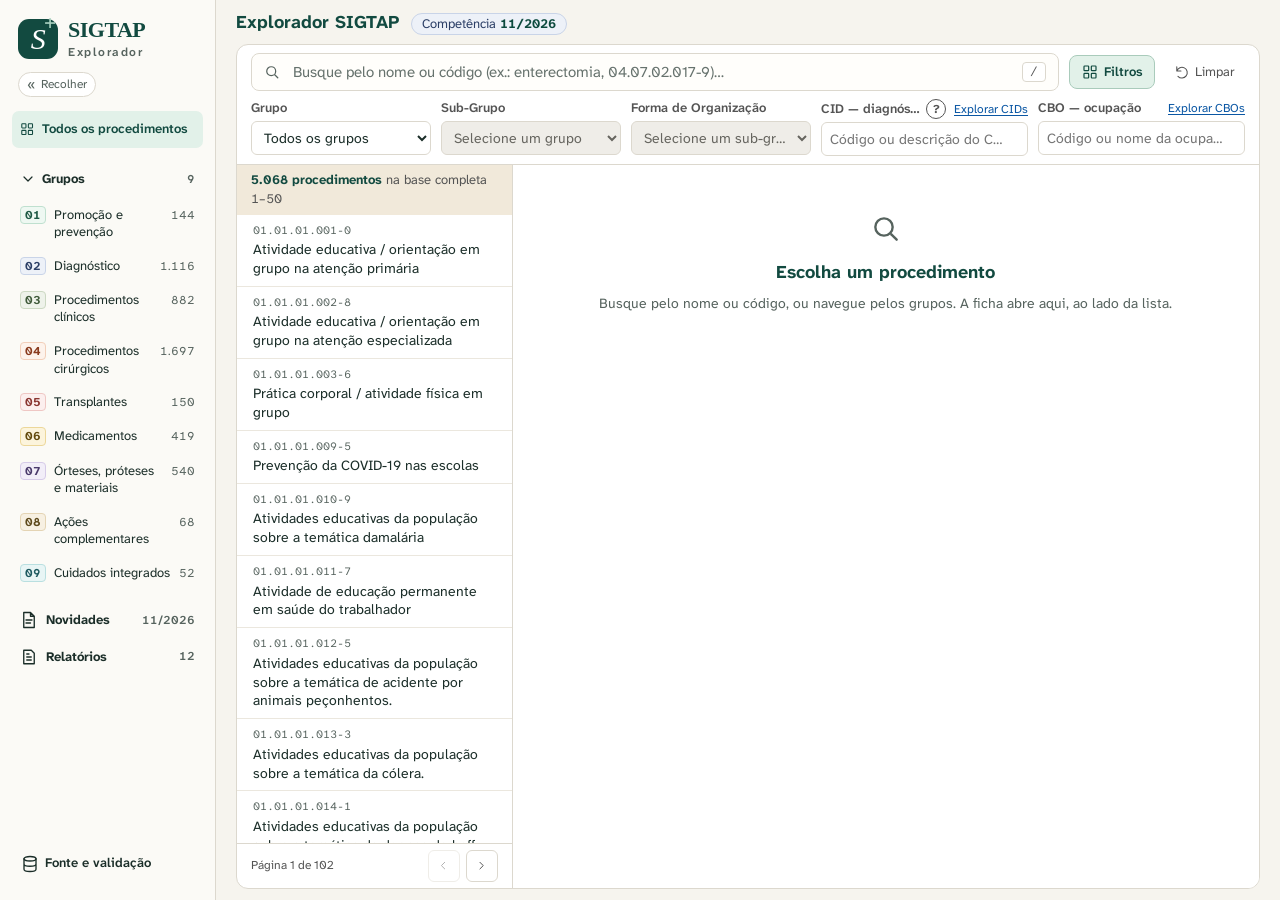
<file: index.html>
<!doctype html>
<html lang="pt-BR">
<head>
  <meta charset="utf-8">
  <meta name="viewport" content="width=device-width, initial-scale=1">
  <meta name="robots" content="noindex,nofollow">
  <meta name="theme-color" content="#124a40">
  <link rel="icon" href="./favicon.svg" type="image/svg+xml">
  <title>SIGTAP Explorador</title>
  <link rel="preconnect" href="https://fonts.googleapis.com">
  <link rel="preconnect" href="https://fonts.gstatic.com" crossorigin>
  <link rel="stylesheet" href="https://fonts.googleapis.com/css2?family=Atkinson+Hyperlegible+Mono:wght@400;500;600;700&family=Atkinson+Hyperlegible+Next:wght@400;500;600;700&display=swap">
  <link rel="stylesheet" href="./style.css">
</head>
<body>
<a class="skip-link" href="#search">Ir para a busca</a>

<div class="app-shell">
  <aside class="sidebar" aria-label="Navegação por grupos">
    <a class="brand" href="./" aria-label="SIGTAP Explorador, início">
      <span class="brand-icon" aria-hidden="true">S<span>+</span></span>
      <span class="brand-text">SIGTAP<small>Explorador</small></span>
    </a>
    <button type="button" class="side-toggle" id="side-toggle" aria-expanded="true" aria-controls="group-nav" title="Recolher a barra lateral (tecla [ )"><span class="side-toggle-icon" aria-hidden="true">«</span><span class="side-toggle-text">Recolher</span></button>
    <button id="all-groups" class="nav-main active" type="button">
      <span data-icon="grid"></span><span class="long">Todos os procedimentos</span><span class="short">Todos</span>
    </button>
    <div class="nav-section" data-section="groups">
      <button type="button" class="section-toggle" aria-expanded="true" aria-controls="group-nav" title="Recolher ou expandir os grupos">
        <span class="section-chevron" data-icon="chevron"></span>
        <span class="section-title">Grupos</span>
        <span id="base-count" class="section-meta">—</span>
      </button>
      <nav id="group-nav" class="section-body" aria-label="Grupos SIGTAP">
        <div class="loading-small">Carregando grupos…</div>
      </nav>
    </div>

    <button type="button" class="reports-button news-button" id="news-button" aria-pressed="false">
      <span data-icon="file"></span><span class="section-title">Novidades</span><span id="news-meta" class="section-meta"></span>
    </button>
    <button type="button" class="reports-button" id="reports-button" aria-pressed="false">
      <span data-icon="report"></span><span class="section-title">Relatórios</span><span id="report-count" class="section-meta"></span>
    </button>
    <button class="source-button side-source" id="source-button" type="button" aria-label="Fonte e validação dos dados">
      <span data-icon="database"></span><span class="long">Fonte e validação</span><span class="short">Fonte</span>
    </button>
  </aside>

  <main class="main">
    <header class="topbar">
      <div class="topbar-title">
        <h1>Explorador SIGTAP</h1>
        <span class="edition-chip">Competência <strong id="edition">—</strong></span>
      </div>

      <div class="reading-controls" role="group" aria-label="Opções de leitura" hidden>
        <div class="control">
          <span class="control-label" id="size-label">Tamanho do texto</span>
          <div class="segmented" role="group" aria-labelledby="size-label">
            <button type="button" data-size="s" aria-label="Texto menor (14 px)" aria-pressed="false">A−</button>
            <button type="button" data-size="m" aria-label="Texto padrão (15 px)" aria-pressed="true">A</button>
            <button type="button" data-size="l" aria-label="Texto maior (17 px)" aria-pressed="false">A+</button>
          </div>
        </div>
        <div class="control">
          <span class="control-label" id="case-label">Texto</span>
          <div class="segmented" role="group" aria-labelledby="case-label" aria-describedby="case-note">
            <button type="button" data-case="legivel" aria-pressed="true" title="Frases com inicial maiúscula, siglas preservadas&#10;Legível: só altera maiúsculas/minúsculas; Original: texto exato da base">Legível</button>
            <button type="button" data-case="original" aria-pressed="false" title="Texto exatamente como na base oficial (maiúsculas)&#10;Legível: só altera maiúsculas/minúsculas; Original: texto exato da base">Original</button>
          </div>
          <span class="sr-only" id="case-note">Legível: só altera maiúsculas/minúsculas; Original: texto exato da base</span>
        </div>
      </div>

    </header>

    <section class="explorer" aria-label="Explorador de procedimentos">
      <div class="filters">
        <div class="search-row">
          <div class="search-wrap">
            <span data-icon="search"></span>
            <input id="search" type="search" placeholder="Busque pelo nome ou código (ex.: enterectomia, 04.07.02.017-9)…" aria-label="Buscar por nome ou código do procedimento" autocomplete="off">
            <kbd title="Atalho: tecla /">/</kbd>
          </div>
          <button id="filter-toggle" class="filter-toggle" type="button" aria-expanded="true" aria-controls="filter-grid"><span data-icon="grid"></span><span>Filtros</span><span id="filter-count" class="filter-count" hidden></span></button>
          <button id="reset" class="reset-button" type="button" title="Limpar busca e filtros">
            <span data-icon="reset"></span><span>Limpar</span>
          </button>
        </div>

        <div class="chip-row" id="chip-row" hidden></div>
        <div class="filter-grid" id="filter-grid">
          <div class="field">
            <div class="field-head"><label for="group">Grupo</label></div>
            <select id="group"><option value="">Todos os grupos</option></select>
          </div>
          <div class="field">
            <div class="field-head"><label for="subgroup">Sub-Grupo</label></div>
            <select id="subgroup" disabled><option value="">Selecione um grupo</option></select>
          </div>
          <div class="field">
            <div class="field-head"><label for="form">Forma de Organização</label></div>
            <select id="form" disabled><option value="">Selecione um sub-grupo</option></select>
          </div>
          <div class="field">
            <div class="field-head">
              <span class="label-help">
                <label for="cid">CID — diagnóstico</label>
                <button type="button" class="info-button" id="relation-help-button" aria-expanded="false" aria-controls="relation-help" aria-label="Como funcionam os filtros CID e CBO">?</button>
              </span>
              <button type="button" class="browse-relations" data-browse="CID">Explorar CIDs</button>
            </div>
            <p id="relation-help" class="info-popover" role="note" hidden>
              CID e CBO: escolha uma sugestão para filtrar por um código exato; com os dois preenchidos, aparecem os procedimentos vinculados a ambos.
            </p>
            <input id="cid" type="search" list="cid-options" placeholder="Código ou descrição do CID…" autocomplete="off" aria-describedby="relation-help">
            <datalist id="cid-options"></datalist>
          </div>
          <div class="field">
            <div class="field-head">
              <label for="cbo">CBO — ocupação</label>
              <button type="button" class="browse-relations" data-browse="CBO">Explorar CBOs</button>
            </div>
            <input id="cbo" type="search" list="cbo-options" placeholder="Código ou nome da ocupação…" autocomplete="off" aria-describedby="relation-help">
            <datalist id="cbo-options"></datalist>
          </div>
        </div>
      </div>

      <div class="workspace" id="workspace">
        <section class="list-panel" aria-label="Lista de procedimentos">
          <div class="list-heading">
            <p><strong id="result-count" aria-live="polite">Carregando procedimentos…</strong><span id="result-context"></span></p>
            <span id="list-range"></span>
          </div>
          <div id="results" class="results">
            <div class="loading-state">Preparando sua consulta…</div>
          </div>
          <div class="pagination">
            <span id="page-label"></span>
            <div>
              <button id="prev" type="button" aria-label="Página anterior" disabled><span data-icon="left"></span></button>
              <button id="next" type="button" aria-label="Próxima página" disabled><span data-icon="right"></span></button>
            </div>
          </div>
        </section>

        <section class="pinned-panel" id="pinned-panel" aria-label="Procedimento fixado para comparação" hidden>
          <div id="pinned"></div>
        </section>

        <section class="detail-panel" id="detail-panel" aria-label="Ficha do procedimento">
          <div id="detail">
            <div class="empty-detail">
              <span data-icon="file"></span>
              <h2>Selecione um procedimento</h2>
              <p>A ficha completa aparece aqui, no formato da tabela SIGTAP.</p>
            </div>
          </div>
        </section>
      </div>
    </section>

    <section class="reports-view news-view" id="news-view" aria-labelledby="news-title" hidden>
      <header class="report-head">
        <div>
          <p class="eyebrow">Novidades da competência</p>
          <h2 id="news-title" tabindex="-1">Novidades</h2>
          <p id="news-desc" class="report-desc"></p>
        </div>
        <div class="report-head-actions">
          <label class="news-select-label" id="news-select-wrap" hidden>Competência
            <select id="news-select"></select>
          </label>
          <button type="button" class="report-back" id="news-back"><span data-icon="left"></span><span>Voltar ao explorador</span></button>
        </div>
      </header>
      <div id="news-source" class="news-source"></div>
      <div class="news-tabs" role="tablist" aria-label="Tipos de mudança" id="news-tabs"></div>
      <div class="report-bar">
        <input id="news-filter" class="table-filter" type="search" placeholder="Filtrar por código, nome ou portaria…" aria-label="Filtrar novidades" autocomplete="off">
        <div class="report-actions">
          <button type="button" class="report-copy" id="news-csv"><span data-icon="file"></span><span>Baixar CSV (Excel)</span></button>
        </div>
      </div>
      <p id="news-count" class="report-legend" role="status"></p>
      <div id="news-table" class="report-table"></div>
    </section>

    <section class="reports-view" id="reports-view" aria-labelledby="report-title" hidden>
      <header class="report-head">
        <div>
          <p class="eyebrow">Relatórios</p>
          <h2 id="report-title" tabindex="-1">Relatórios</h2>
          <p id="report-desc" class="report-desc"></p>
        </div>
        <div class="report-head-actions">
          <button type="button" class="report-back" id="report-catalog-back" hidden><span data-icon="grid"></span><span>Todos os relatórios</span></button>
          <button type="button" class="report-back" id="report-back"><span data-icon="left"></span><span>Voltar ao explorador</span></button>
        </div>
      </header>

      <div id="report-catalog" class="report-catalog"></div>

      <div id="report-runner" hidden>
        <div class="report-controls">
          <div class="field field-topic">
            <div class="field-head"><label for="r-topic">Buscar na classificação</label></div>
            <input id="r-topic" type="search" placeholder="Ex.: quimioterapia, nefrologia, 03.04…" autocomplete="off" aria-describedby="r-topic-help">
          </div>
          <div class="field">
            <div class="field-head"><label for="r-group">Grupo</label></div>
            <select id="r-group"><option value="">Todos os grupos</option></select>
          </div>
          <div class="field">
            <div class="field-head"><label for="r-subgroup">Sub-Grupo</label></div>
            <select id="r-subgroup" disabled><option value="">Selecione um grupo</option></select>
          </div>
          <div class="field">
            <div class="field-head"><label for="r-form">Forma de Organização</label></div>
            <select id="r-form" disabled><option value="">Selecione um sub-grupo</option></select>
          </div>
          <div class="field">
            <div class="field-head"><label for="r-proc">Procedimento</label></div>
            <input id="r-proc" type="search" placeholder="Código ou nome…" autocomplete="off">
          </div>
          <div class="field" id="r-link-field">
            <div class="field-head"><label for="r-link" id="r-link-label">Vínculo</label></div>
            <input id="r-link" type="search" placeholder="Código ou nome…" autocomplete="off">
          </div>
          <div class="field">
            <div class="field-head"><label for="r-groupby">Agrupar por</label></div>
            <select id="r-groupby">
              <option value="proc">Procedimento</option>
              <option value="link">Vínculo</option>
              <option value="none">Sem agrupamento (uma linha por vínculo)</option>
            </select>
          </div>
        </div>
        <div class="topic-matches" id="r-topic-matches" hidden></div>
        <p class="sr-only" id="r-topic-help">Procura grupos, sub-grupos e formas de organização da classificação oficial da Tabela SIGTAP; marque os itens que entram no relatório.</p>
        <div class="report-bar">
          <p id="report-summary" role="status" aria-live="polite"></p>
          <div class="report-actions">
            <button type="button" class="report-copy" id="report-pdf" disabled><span data-icon="file"></span><span>Baixar PDF</span></button>
            <button type="button" class="report-copy" id="report-csv" disabled><span data-icon="file"></span><span>Baixar CSV (Excel)</span></button>
            <button type="button" class="report-copy" id="report-copy" disabled><span data-icon="copy"></span><span>Copiar tabela</span></button>
          </div>
        </div>
        <p id="report-legend" class="report-legend" hidden></p>
        <div id="report-table" class="report-table"></div>
        <div class="report-pager">
          <span id="report-page"></span>
          <div>
            <button id="report-prev" type="button" aria-label="Página anterior do relatório" disabled><span data-icon="left"></span></button>
            <button id="report-next" type="button" aria-label="Próxima página do relatório" disabled><span data-icon="right"></span></button>
          </div>
        </div>
      </div>
    </section>
  </main>
</div>

<dialog id="source-dialog" aria-labelledby="source-title">
  <div class="dialog-header">
    <div>
      <div class="eyebrow">Transparência dos dados</div>
      <h2 id="source-title">Fonte e validação</h2>
    </div>
    <button id="close-dialog" class="icon-button" type="button" aria-label="Fechar"><span data-icon="close"></span></button>
  </div>
  <div id="source-content"></div>
</dialog>

<dialog id="relation-browser" aria-labelledby="relation-browser-title">
  <div class="dialog-header">
    <h2 id="relation-browser-title">Explorar CIDs</h2>
    <button type="button" class="icon-button" id="relation-browser-close" aria-label="Fechar explorador"><span data-icon="close"></span></button>
  </div>
  <div class="browser-controls">
    <label>Buscar código ou descrição<input id="browser-query" type="search" placeholder="Ex.: C50, N18 ou diabetes"></label>
    <label id="browser-letter-field">Letra inicial<select id="browser-letter"><option value="">Todas</option></select></label>
  </div>
  <p id="browser-count" role="status"></p>
  <div id="browser-results"></div>
  <div class="browser-pagination">
    <button type="button" id="browser-prev">Anterior</button>
    <span id="browser-page"></span>
    <button type="button" id="browser-next">Próxima</button>
  </div>
</dialog>

<div class="toast" id="toast" role="status" aria-live="polite"></div>

<script type="module" src="./app.js"></script>
</body>
</html>
</file>
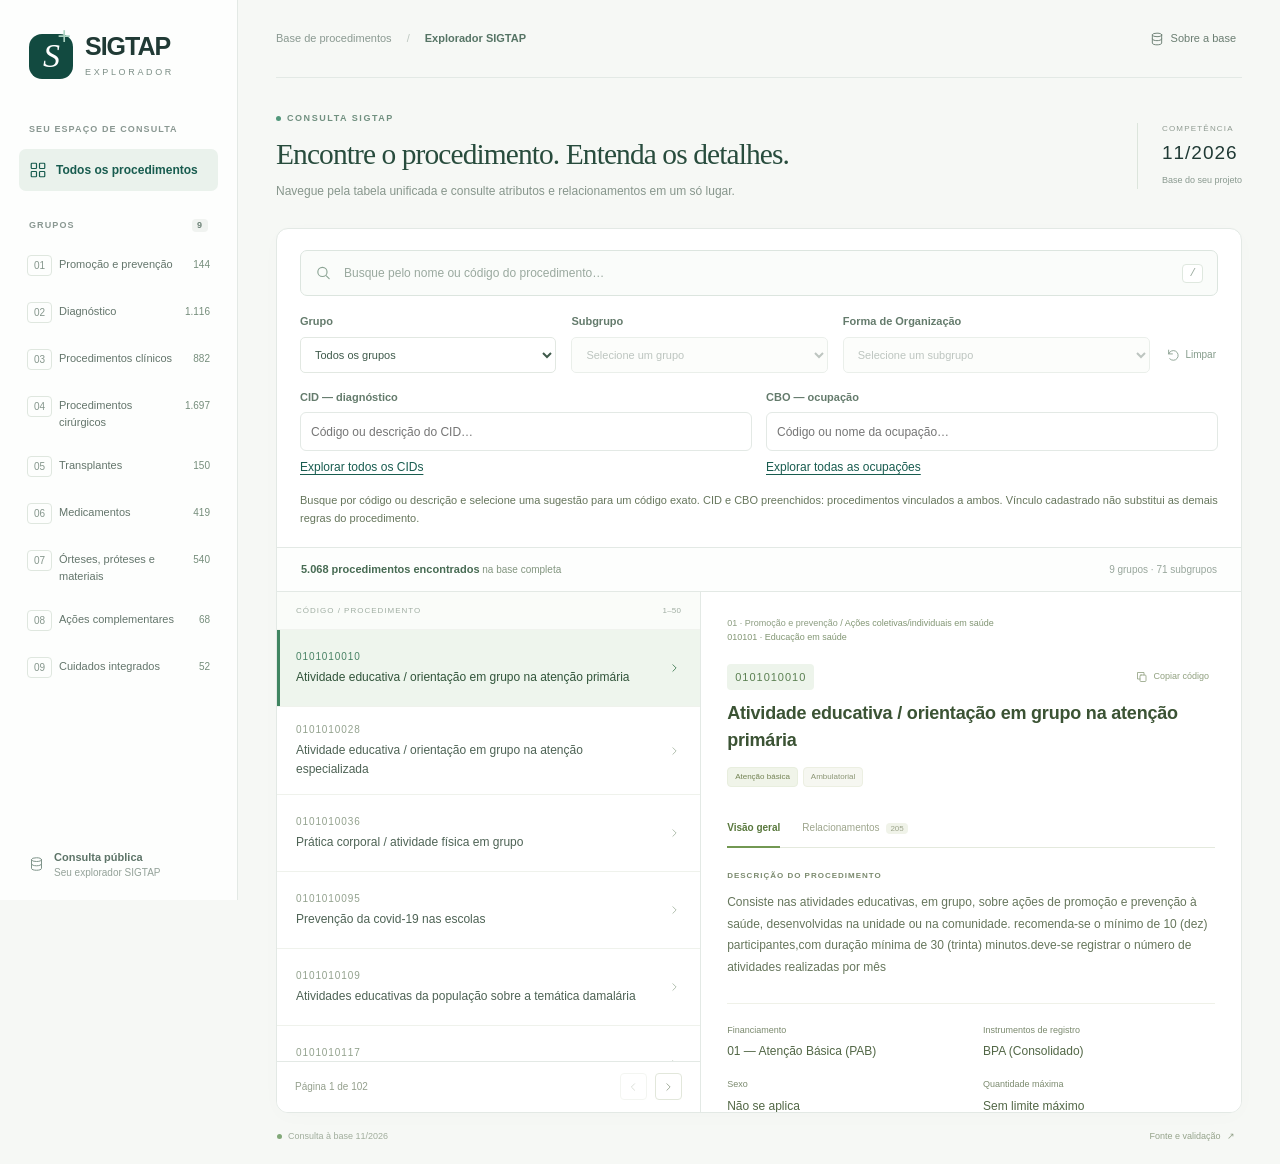
<file: historico/layout-2026-09/index.html>
<!doctype html>
<html lang="pt-BR">
<head><meta charset="utf-8"><meta name="viewport" content="width=device-width, initial-scale=1"><meta name="robots" content="noindex,nofollow"><meta name="theme-color" content="#124e45"><title>SIGTAP · Explorador de procedimentos</title><link rel="icon" href="./favicon.svg" type="image/svg+xml"><link rel="stylesheet" href="./style.css?v=20260930-1"></head>
<body>
<a class="skip-link" href="#search">Ir para a busca</a>
<div class="app-shell">
<aside class="sidebar">
  <a class="brand" href="./" aria-label="SIGTAP início"><span class="brand-icon">S<span>+</span></span><span>SIGTAP<small>EXPLORADOR</small></span></a>
  <div class="workspace-label">SEU ESPAÇO DE CONSULTA</div>
  <button id="all-groups" class="nav-main active"><span data-icon="grid"></span><span>Todos os procedimentos</span></button>
  <div class="group-label">GRUPOS <span id="group-total">—</span></div>
  <nav id="group-nav" aria-label="Grupos SIGTAP"><div class="loading-small">Carregando grupos…</div></nav>
  <div class="sidebar-bottom"><span data-icon="database"></span><div><strong>Consulta pública</strong><small>Seu explorador SIGTAP</small></div></div>
</aside>
<main>
  <header class="topbar"><div class="breadcrumb">Base de procedimentos <span>/</span> <strong>Explorador SIGTAP</strong></div><button class="source-button" id="source-button"><span data-icon="database"></span>Sobre a base</button></header>
  <section class="intro" aria-labelledby="page-title"><div><div class="eyebrow"><span></span> CONSULTA SIGTAP</div><h1 id="page-title">Encontre o procedimento.<br class="mobile-break"> Entenda os detalhes.</h1><p>Navegue pela tabela unificada e consulte atributos e relacionamentos em um só lugar.</p></div><div class="edition"><span>COMPETÊNCIA</span><strong id="edition">—</strong><small>Base do seu projeto</small></div></section>
  <section class="explorer" aria-label="Explorador de procedimentos">
    <div class="filters">
      <div class="search-wrap"><span data-icon="search"></span><input id="search" type="search" placeholder="Busque pelo nome ou código do procedimento…" aria-label="Buscar por nome ou código" autocomplete="off"><kbd>/</kbd></div>
      <div class="filter-row"><div class="field"><label for="group">Grupo</label><select id="group"><option value="">Todos os grupos</option></select></div><div class="field"><label for="subgroup">Subgrupo</label><select id="subgroup" disabled><option value="">Selecione um grupo</option></select></div><div class="field"><label for="form">Forma de Organização</label><select id="form" disabled><option value="">Selecione um subgrupo</option></select></div><button id="reset" class="reset-button" title="Limpar busca e filtros"><span data-icon="reset"></span><span>Limpar</span></button></div>
      <div class="relation-filters">
        <div class="field"><label for="cid">CID — diagnóstico</label><input id="cid" type="search" list="cid-options" placeholder="Código ou descrição do CID…" autocomplete="off" aria-describedby="relation-help"><datalist id="cid-options"></datalist></div>
        <div class="field"><label for="cbo">CBO — ocupação</label><input id="cbo" type="search" list="cbo-options" placeholder="Código ou nome da ocupação…" autocomplete="off" aria-describedby="relation-help"><datalist id="cbo-options"></datalist></div>
      </div>
      <p id="relation-help" class="filter-help">Busque por código ou descrição e selecione uma sugestão para um código exato. CID e CBO preenchidos: procedimentos vinculados a ambos. Vínculo cadastrado não substitui as demais regras do procedimento.</p>
    </div>
    <div class="results-bar"><div><strong id="result-count" aria-live="polite">Carregando procedimentos…</strong><span id="result-context"> na base completa</span></div><div class="base-count" id="base-count">Carregando hierarquia…</div></div>
    <div class="workspace" id="workspace"><section class="list-panel" aria-label="Lista de procedimentos"><div class="list-heading"><span>CÓDIGO / PROCEDIMENTO</span><span id="list-range"></span></div><div id="results" class="results"><div class="loading-state">Preparando sua consulta…</div></div><div class="pagination"><span id="page-label"></span><div><button id="prev" aria-label="Página anterior" disabled><span data-icon="left"></span></button><button id="next" aria-label="Próxima página" disabled><span data-icon="right"></span></button></div></div></section><section class="detail-panel" id="detail-panel" aria-label="Detalhes do procedimento"><div id="detail" aria-live="polite"><div class="empty-detail"><span data-icon="file"></span><h2>Todos os detalhes, em um clique.</h2><p>Selecione um procedimento na lista para consultar suas informações.</p></div></div></section></div>
  </section>
  <footer><span><span class="status-dot"></span> Carregando competência…</span><button id="validation-link">Fonte e validação <span>↗</span></button></footer>
</main></div>
<dialog id="source-dialog"><div class="dialog-header"><div><div class="eyebrow">TRANSPARÊNCIA DOS DADOS</div><h2>Fonte e validação</h2></div><button id="close-dialog" class="icon-button" aria-label="Fechar"><span data-icon="close"></span></button></div><div id="source-content"></div></dialog>
<div class="toast" id="toast" role="status"></div>
<script type="module" src="./app.js?v=20261006-1"></script>
</body></html>
</file>
<file: style.css>
/*
 * SIGTAP Explorador — ficha legível.
 * Single light theme. Every size derives from --base (14 / 15 / 17 px,
 * set by the "Tamanho do texto" control); nothing renders below 12px.
 */

/* ------------------------------------------------------------------ */
/* Tokens                                                              */
/* ------------------------------------------------------------------ */

:root {
  color-scheme: light;

  --base: 15px;

  /* Type */
  --font-text: "Atkinson Hyperlegible Next", system-ui, "Segoe UI", Roboto, Arial, sans-serif;
  --font-mono: "Atkinson Hyperlegible Mono", ui-monospace, "Cascadia Mono", Consolas, monospace;
  --font-brand: Georgia, "Times New Roman", serif;
  --fs-xs: max(12px, 0.8rem);       /* 12 at base 15: notes, counts */
  --fs-label: max(12px, 0.8667rem); /* 13: labels, table headers */
  --fs-row: max(12px, 0.9333rem);   /* 14: tables, list names */
  --fs-value: 1rem;                 /* 15: ficha values */
  --fs-name: 1.3333rem;             /* 20: procedure name */
  --fs-code: 1.4667rem;             /* 22: procedure code */

  /* Colour */
  --bg: #f6f4ee;             /* warm off-white (cream), less green */
  --paper: #ffffff;
  --ink: #1b2e29;
  --label: #545454;          /* neutral grey: 7.6:1 on white, 6.9:1 on zebra */
  --value: #0c4a3d;          /* deep green ink: 10.2:1 on white, 9.2:1 on zebra */
  --muted: #56635e;          /* 6.3:1 on white */
  --link: #0b57a4;           /* 7.2:1, links only */
  --link-hover: #083f78;
  --brand: #185c4f;
  --brand-dark: #124a40;
  --brand-soft: #e2f1e9;     /* mint */
  --brand-line: #a9cbbb;
  --line: #dcd8ce;
  --line-soft: #ebe7de;
  --th-bg: #f1e9da;          /* sand header */
  --zebra: #f8f5ef;
  --box-bg: #fffefb;
  --disabled-bg: #efede8;
  --disabled-text: #66655f; /* 4.9:1 on --disabled-bg */
  --focus: #0b57a4;
  --note-bg: #fbf6e9;
  --note-line: #e8dcbc;
  --note-ink: #5c4a1c;

  --nohab: #b42318;          /* 6.0:1 on white: the "sem habilitação" mark */

  /* Pastel accents: one per role, always with a dark ink of the same hue (>= 6:1). */
  --mint-bg: #eef8f2;   --mint-line: #bfe0cf;   --mint-ink: #1f5a45;
  --peach-bg: #fdf3ec;  --peach-line: #f2cfba;  --peach-ink: #8a3b1e;
  --sand-bg: #f7f0e2;   --sand-line: #e4d4b4;   --sand-ink: #5e4a1c;
  --sky-bg: #edf1f8;    --sky-line: #c9d4e8;    --sky-ink: #2c3f66;
  --rose-bg: #fcefee;   --rose-line: #efc7c4;   --rose-ink: #8a3530;
  --butter-bg: #fcf4dc; --butter-line: #ecd79a; --butter-ink: #634a0c;
  --lilac-bg: #f2eef8;  --lilac-line: #d6cbe8;  --lilac-ink: #4a3a6b;
  --aqua-bg: #e8f5f5;   --aqua-line: #b9dfe0;   --aqua-ink: #1d5a60;
  --sage-bg: #eef2ea;   --sage-line: #cbd8c2;   --sage-ink: #3f5a3a;

  /* Layout */
  --sidebar-w: 216px;
  --label-col: 13.5rem;      /* shared by every ficha box (11.75rem in the two-column ficha) */
  --row-h: 2.1333rem;        /* ≈32px table rows */
  --radius: 8px;
  --workspace-top: 300px;    /* measured by app.js */
}

*,
*::before,
*::after {
  box-sizing: border-box;
}

html {
  font-size: var(--base);
  -webkit-text-size-adjust: 100%;
}

body {
  margin: 0;
  background: var(--bg);
  color: var(--ink);
  font-family: var(--font-text);
  font-size: var(--fs-value);
  line-height: 1.45;
}

h1, h2, h3, h4, p, dl, dd, ul {
  margin: 0;
}

ul {
  padding: 0;
  list-style: none;
}

button,
input,
select {
  font: inherit;
  color: inherit;
}

button {
  cursor: pointer;
  border: 0;
  background: none;
  padding: 0;
}

button:disabled {
  cursor: default;
  opacity: 0.45;
}

a {
  color: var(--link);
}

svg {
  width: 1.1em;
  height: 1.1em;
  display: block;
  flex-shrink: 0;
}

button svg {
  pointer-events: none;
}

:focus-visible {
  outline: 3px solid var(--focus);
  outline-offset: 2px;
}

.sr-only {
  position: absolute;
  width: 1px;
  height: 1px;
  overflow: hidden;
  clip: rect(0 0 0 0);
  white-space: nowrap;
}

.mono {
  font-family: var(--font-mono);
  font-variant-numeric: tabular-nums;
}

[hidden] {
  display: none !important;
}

.skip-link {
  position: absolute;
  top: -100px;
  left: 16px;
  padding: 10px 14px;
  background: var(--paper);
  z-index: 100;
}

.skip-link:focus {
  top: 10px;
}

/* ------------------------------------------------------------------ */
/* Shell: sidebar + main                                               */
/* ------------------------------------------------------------------ */

.app-shell {
  display: grid;
  grid-template-columns: var(--sidebar-w) minmax(0, 1fr);
  min-height: 100vh;
}

.sidebar {
  position: sticky;
  top: 0;
  height: 100vh;
  overflow: auto;
  display: flex;
  flex-direction: column;
  padding: 18px 12px;
  background: var(--paper);
  border-right: 1px solid var(--line);
}

.brand {
  display: flex;
  align-items: center;
  gap: 10px;
  margin: 0 6px 20px;
  color: var(--brand-dark);
  text-decoration: none;
  font: 700 22px/1.1 var(--font-brand);
  letter-spacing: -0.5px;
}

.brand small {
  display: block;
  margin-top: 3px;
  font: 600 12px/1.2 var(--font-text);
  letter-spacing: 1.5px;
  color: var(--muted);
}

.brand-icon {
  position: relative;
  width: 40px;
  height: 40px;
  border-radius: 11px;
  background: var(--brand-dark);
  color: #fff;
  text-align: center;
  font: italic 30px/40px var(--font-brand);
}

.brand-icon span {
  position: absolute;
  right: 3px;
  top: -8px;
  color: #acd3c2;
  font: 20px/1 var(--font-text);
}

.nav-main {
  display: flex;
  align-items: center;
  gap: 8px;
  width: 100%;
  padding: 9px 8px;
  margin-bottom: 16px;
  border-radius: 7px;
  font-size: var(--fs-label);
  font-weight: 600;
  text-align: left;
  color: var(--label);
}

.nav-main:hover,
.group-button:hover {
  background: var(--zebra);
}

.nav-main.active {
  background: var(--brand-soft);
  color: var(--brand-dark);
}

.group-label {
  display: flex;
  justify-content: space-between;
  padding: 0 8px;
  margin-bottom: 6px;
  font-size: var(--fs-xs);
  font-weight: 700;
  color: var(--muted);
}

#group-nav {
  display: flex;
  flex-direction: column;
  gap: 2px;
}

.group-button {
  display: grid;
  grid-template-columns: 2em 1fr auto;
  gap: 8px;
  align-items: baseline;
  width: 100%;
  padding: 7px 8px;
  border-radius: 7px;
  font-size: var(--fs-label);
  line-height: 1.35;
  text-align: left;
  color: var(--ink);
}

.group-code {
  font-family: var(--font-mono);
  font-size: var(--fs-xs);
  color: var(--label);
  border: 1px solid var(--line);
  border-radius: 4px;
  text-align: center;
}

.group-count {
  font-size: var(--fs-xs);
  color: var(--muted);
  font-variant-numeric: tabular-nums;
}

.group-button.active {
  background: var(--brand-soft);
  color: var(--brand-dark);
  font-weight: 600;
  box-shadow: inset 3px 0 0 var(--brand);
}

.group-button.active .group-code {
  background: var(--brand);
  border-color: var(--brand);
  color: #fff;
}

.loading-small {
  padding: 10px 8px;
  font-size: var(--fs-xs);
  color: var(--muted);
}

.main {
  min-width: 0;
  padding: 0 20px 10px;
  display: flex;
  flex-direction: column;
}

/* --- Top bar: title + competência + reading controls + source --- */

.topbar {
  display: flex;
  flex-wrap: wrap;
  align-items: center;
  gap: 6px 20px;
  min-height: 44px;
  padding: 4px 0;
}

.topbar-title {
  display: flex;
  align-items: baseline;
  gap: 12px;
  margin-right: auto;
}

.topbar h1 {
  font-size: 1.2rem;
  font-weight: 700;
  color: var(--brand-dark);
}

.edition-chip {
  font-size: var(--fs-label);
  color: var(--label);
}

.edition-chip strong {
  font-family: var(--font-mono);
  color: var(--value);
}

.reading-controls {
  display: flex;
  flex-wrap: wrap;
  gap: 8px 16px;
}

.control {
  display: flex;
  align-items: center;
  gap: 8px;
}

.control-label {
  font-size: var(--fs-xs);
  color: var(--label);
}

.segmented {
  display: inline-flex;
  border: 1px solid var(--line);
  border-radius: 7px;
  overflow: hidden;
  background: var(--paper);
}

.segmented button {
  min-width: 2.2rem;
  min-height: 30px;
  padding: 2px 10px;
  font-size: var(--fs-label);
  color: var(--label);
}

.segmented button + button {
  border-left: 1px solid var(--line);
}

/* The group clips its children (overflow: hidden), so draw the ring inside. */
.segmented button:focus-visible {
  outline-offset: -3px;
}

.segmented button[aria-pressed="true"] {
  background: var(--brand);
  color: #fff;
  font-weight: 700;
}

.segmented button:hover:not([aria-pressed="true"]) {
  background: var(--zebra);
}

.source-button {
  display: inline-flex;
  align-items: center;
  gap: 6px;
  min-height: 32px;
  padding: 2px 10px;
  border: 1px solid var(--line);
  border-radius: 7px;
  background: var(--paper);
  font-size: var(--fs-label);
  color: var(--label);
}

.source-button:hover {
  color: var(--brand-dark);
  border-color: var(--brand-line);
}

/* ------------------------------------------------------------------ */
/* Explorer card: filters, results bar, workspace                       */
/* ------------------------------------------------------------------ */

.explorer {
  display: flex;
  flex-direction: column;
  background: var(--paper);
  border: 1px solid var(--line);
  border-radius: 12px;
  overflow: clip;   /* clips the rounded corners without becoming a scroll container */
}

.filters {
  padding: 8px 14px;
}

.search-row {
  display: flex;
  flex-wrap: wrap;
  gap: 8px 10px;
  align-items: center;
}

.search-wrap {
  flex: 1 1 12rem;
  min-width: 0;   /* shrink instead of pushing Limpar off a narrow screen */
  display: flex;
  align-items: center;
  gap: 10px;
  height: 38px;
  padding: 0 12px;
  border: 1px solid var(--line);
  border-radius: 8px;
  background: var(--box-bg);
  color: var(--muted);
}

/* The input draws no outline of its own: the same 3px ring as every other control goes around the box. */
.search-wrap:focus-within {
  outline: 3px solid var(--focus);
  outline-offset: 2px;
}

.search-wrap input {
  flex: 1;
  min-width: 0;
  height: 100%;
  border: 0;
  outline: 0;
  background: transparent;
  font-size: var(--fs-value);
  color: var(--ink);
}

.search-wrap input::placeholder {
  color: #66726d;
}

.search-wrap kbd {
  padding: 0 7px;
  border: 1px solid var(--line);
  border-radius: 4px;
  background: var(--paper);
  font-family: var(--font-mono);
  font-size: var(--fs-xs);
  color: var(--label);
}

.reset-button {
  display: inline-flex;
  align-items: center;
  gap: 6px;
  height: 38px;
  padding: 0 10px;
  border-radius: 8px;
  font-size: var(--fs-label);
  white-space: nowrap;
  color: var(--label);
}

.reset-button:hover {
  background: var(--zebra);
  color: var(--brand-dark);
}

.filter-grid {
  display: grid;
  grid-template-columns: repeat(3, minmax(0, 1fr)) repeat(2, minmax(0, 1.15fr));
  gap: 8px 10px;
  margin-top: 8px;
}

.field {
  position: relative;   /* anchors the CID/CBO note */
  min-width: 0;
}

.field-head {
  display: flex;
  justify-content: space-between;
  align-items: baseline;
  gap: 8px;
  margin-bottom: 3px;
}

.field label {
  font-size: var(--fs-label);
  font-weight: 600;
  color: var(--label);
  white-space: nowrap;
  overflow: hidden;
  text-overflow: ellipsis;
}

.field select,
.field input {
  width: 100%;
  height: 34px;
  min-width: 0;
  padding: 0 8px;
  border: 1px solid var(--line);
  border-radius: 6px;
  background: var(--paper);
  font-size: var(--fs-row);
  color: var(--ink);
  text-overflow: ellipsis;
}

.field select:disabled {
  opacity: 1;   /* the UA's 0.7 would take the hint text below 3:1 */
  background: var(--disabled-bg);
  color: var(--disabled-text);
}

.browse-relations {
  font-size: var(--fs-xs);
  color: var(--link);
  text-decoration: underline;
  text-underline-offset: 2px;
  white-space: nowrap;
}

.label-help {
  display: inline-flex;
  align-items: center;
  gap: 5px;
  min-width: 0;
}

/* "?" next to the CID filter: opens the note on how CID and CBO combine. */
.info-button {
  flex: none;
  display: grid;
  place-items: center;
  width: 20px;
  height: 20px;
  border: 1px solid var(--label);
  border-radius: 50%;
  font-size: var(--fs-xs);
  font-weight: 700;
  line-height: 1;
  color: var(--label);
}

.info-button:hover,
.info-button[aria-expanded="true"] {
  background: var(--label);
  color: #fff;
}

.info-popover {
  position: absolute;
  top: 100%;
  left: 0;
  z-index: 10;
  width: max(100%, min(22rem, 100vw - 64px));
  margin-top: 6px;
  padding: 8px 10px;
  border: 1px solid var(--line);
  border-radius: 6px;
  background: var(--paper);
  box-shadow: 0 6px 24px #1e3e3326;
  font-size: var(--fs-label);
  color: var(--ink);
}

.workspace {
  display: grid;
  /* The ficha gets the larger share: at 1440 px its two columns fit the 13 attributes. */
  grid-template-columns: minmax(300px, 32%) minmax(0, 1fr);
  border-top: 1px solid var(--line);
  /* Fill the window below the filters; the low minimum keeps the page itself
     from scrolling at 1280×720 or 1526×726 (125% zoom). */
  height: max(380px, calc(100vh - var(--workspace-top) - 12px));
}

/* ------------------------------------------------------------------ */
/* List                                                                */
/* ------------------------------------------------------------------ */

.list-panel {
  display: flex;
  flex-direction: column;
  min-width: 0;
  min-height: 0;
  border-right: 1px solid var(--line);
}

/* Result count (+ "na base completa" / "com os filtros atuais") and the page's range. */
.list-heading {
  display: flex;
  flex-wrap: wrap;
  justify-content: space-between;
  align-items: baseline;
  gap: 0 12px;
  padding: 6px 14px;
  background: var(--th-bg);
  font-size: var(--fs-label);
  color: var(--ink);
}

#result-count {
  color: var(--brand-dark);
}

#result-context {
  color: var(--label);
}

#list-range {
  color: var(--label);
  font-variant-numeric: tabular-nums;
}

.results {
  flex: 1;
  min-height: 0;
  overflow-y: auto;
}

.proc-row {
  position: relative;
  display: grid;
  grid-template-columns: max-content minmax(0, 1fr);   /* every masked code has the same width */
  gap: 12px;
  align-items: baseline;
  width: 100%;
  min-height: 52px;
  padding: 7px 14px 7px 16px;
  border-bottom: 1px solid var(--line-soft);
  text-align: left;
  background: var(--paper);
}

.proc-row:hover {
  background: var(--zebra);
}

/* #results clips overflow and the next row paints over the bottom edge, so draw the ring inside. */
.proc-row:focus-visible {
  outline-offset: -3px;
}

.proc-code {
  font-family: var(--font-mono);
  font-size: max(12px, 0.8667rem);
  font-variant-numeric: tabular-nums;
  color: #23413a; /* 11:1 */
  white-space: nowrap;
}

.proc-name {
  font-size: var(--fs-row);
  line-height: 1.35;
  color: var(--ink);
  display: -webkit-box;
  -webkit-line-clamp: 2;
  -webkit-box-orient: vertical;
  overflow: hidden;
}

/* Whole name: on the selected row, and when another name on the page starts
   the same way (app.js), so the part that tells them apart is visible. */
.proc-name.full,
.proc-row.selected .proc-name {
  display: block;
  overflow: visible;
}

.proc-row.selected {
  background: var(--brand-soft);
}

.proc-row.selected::before {
  content: "";
  position: absolute;
  inset: 0 auto 0 0;
  width: 5px;
  background: var(--brand);
}

.proc-row.selected .proc-name,
.proc-row.selected .proc-code {
  font-weight: 700;
  color: var(--brand-dark);
}

.pagination {
  display: flex;
  justify-content: space-between;
  align-items: center;
  padding: 6px 14px;
  border-top: 1px solid var(--line);
  font-size: var(--fs-xs);
  color: var(--label);
}

.pagination > div {
  display: flex;
  gap: 6px;
}

.pagination button {
  display: grid;
  place-items: center;
  width: 32px;
  height: 32px;
  border: 1px solid var(--line);
  border-radius: 6px;
}

.empty-detail,
.empty-results,
.loading-state {
  padding: 48px 28px;
  text-align: center;
  color: var(--muted);
}

.empty-detail > svg,
.empty-results > svg {
  width: 32px;
  height: 32px;
  margin: 0 auto 14px;
}

.empty-detail h2 {
  font-size: 1.2rem;
  color: var(--brand-dark);
}

.empty-detail p,
.empty-results p {
  margin-top: 8px;
  font-size: var(--fs-row);
}

.empty-results button,
.text-button {
  margin-top: 14px;
  color: var(--link);
  text-decoration: underline;
  font-size: var(--fs-row);
}

/* ------------------------------------------------------------------ */
/* Ficha                                                               */
/* ------------------------------------------------------------------ */

.detail-panel {
  position: relative;
  min-width: 0;
  min-height: 0;
  overflow-y: auto;
  /* Keep keyboard focus out from under the sticky tab bar (height set by app.js). */
  scroll-padding-top: calc(var(--tabbar-h, 5rem) + 8px);
  background: var(--paper);
}

.ficha {
  container: ficha / inline-size;
  padding: 10px 16px 18px;
}

/*
 * Header (full width): code, Copiar código and competência on one line, the
 * name below. Body: Classificação, Valores, Atributos (DOM order, the order of
 * the one-column ficha). When the ficha content is at least 720px wide (a
 * container query: the width depends on the list beside it, not on the
 * window) Valores becomes a right-hand column that stays in view while the
 * attributes scroll by (container rules after the Valores section).
 */
.ficha-body {
  display: grid;
  grid-template-columns: minmax(0, 1fr);
  gap: 8px;
  margin-top: 8px;
}

.back-list {
  display: none;
}

.ficha-code-row {
  display: flex;
  flex-wrap: wrap;   /* the copy button and competência drop below the code when space is short */
  align-items: center;
  gap: 4px 14px;
}

.ficha-code {
  flex: none;
  white-space: nowrap;   /* never split a code before its check digit */
  font-family: var(--font-mono);
  font-size: var(--fs-code);
  font-weight: 700;
  font-variant-numeric: tabular-nums;
  letter-spacing: 0.02em;
  color: var(--value);
}

.copy-button {
  display: inline-flex;
  align-items: center;
  gap: 5px;
  min-height: 30px;
  padding: 2px 9px;
  border: 1px solid var(--line);
  border-radius: 6px;
  font-size: var(--fs-xs);
  color: var(--label);
  white-space: nowrap;
}

.copy-button:hover {
  border-color: var(--brand-line);
  color: var(--brand-dark);
}

.ficha-name {
  margin-top: 2px;
  font-size: var(--fs-name);
  font-weight: 700;
  line-height: 1.25;
  color: var(--value);
}

.ficha-meta {
  margin-left: auto;
  font-size: var(--fs-label);
  color: var(--label);
  white-space: nowrap;
}

.box {
  position: relative;
  padding: 6px 12px 7px;
  border: 1px solid var(--line);
  border-radius: var(--radius);
  background: var(--box-bg);
}

.box-title {
  margin-bottom: 2px;
  font-size: var(--fs-xs);
  font-weight: 700;
  letter-spacing: 0.02em;
  color: var(--brand);
}

.fields {
  display: grid;
}

.field-row {
  display: grid;
  grid-template-columns: var(--label-col) minmax(0, 1fr);
  gap: 12px;
  padding: 1px 0;
  align-items: baseline;
}

.field-row dt {
  font-size: var(--fs-label);
  color: var(--label);
}

.field-row dd {
  font-size: var(--fs-value);
  font-weight: 500;
  color: var(--value);
  min-width: 0;
  overflow-wrap: break-word;   /* "Atendimento/Acompanhamento" on a phone */
}

/* Two or more items: a marker on each, and a gap, so a wrapped line never reads as another item. */
.value-list.multi li {
  position: relative;
  padding-left: 0.9em;
}

.value-list.multi li::before {
  content: "•";
  position: absolute;
  left: 0;
  color: var(--label);
}

.value-list li + li {
  margin-top: 6px;
}

.value-list .has-tip {
  text-decoration: underline dotted var(--brand-line);
  text-underline-offset: 3px;
  cursor: help;
}

.empty {
  color: var(--muted);
  font-weight: 400;
  cursor: help;
}

/* --- Valores --- */

.valores {
  display: flex;
  flex-wrap: wrap;
  gap: 4px 36px;
}

.money-col {
  display: grid;
  grid-template-columns: var(--label-col) minmax(6.5em, max-content);
  align-content: start;
}

.money-col + .money-col {
  grid-template-columns: max-content minmax(6.5em, max-content);
}

.money-row {
  display: contents;
}

.money-row dt {
  padding: 2px 0;
  font-size: var(--fs-label);
  color: var(--label);
}

.money-row dd {
  padding: 2px 0 2px 12px;
  text-align: right;
  font-family: var(--font-mono);
  font-variant-numeric: tabular-nums;
  font-weight: 500;
  color: var(--value);
  white-space: nowrap;
}

.money-row.total dt,
.money-row.total dd {
  border-top: 1px solid var(--line);
  font-weight: 700;
  color: var(--value);
}

.money-row.total dt {
  font-size: var(--fs-value);
}

.money-row small {
  margin-left: 4px;
  white-space: nowrap;
  font-size: var(--fs-xs);
  font-weight: 400;
  color: var(--muted);
}

/* Two-column ficha (see .ficha-body). After the base Valores rules, which it overrides. */
@container ficha (min-width: 720px) {
  .ficha-body {
    --label-col: 11.75rem;
    grid-template-columns: minmax(0, 1fr) clamp(300px, 36%, 340px);
    grid-template-areas:
      "classificacao valores"
      "atributos valores";
    grid-template-rows: auto 1fr;
    align-items: start;
  }

  .box-classificacao { grid-area: classificacao; }
  .box-atributos { grid-area: atributos; }

  .box-valores {
    grid-area: valores;
    position: sticky;
    top: 8px;
  }

  /* One column of amounts on a shared grid, so every amount ends on the same edge. */
  .box-valores .valores {
    display: grid;
    grid-template-columns: minmax(0, 1fr) max-content;
    gap: 0;
  }

  .box-valores .money-col,
  .box-valores .money-col + .money-col {
    grid-column: 1 / -1;
    grid-template-columns: subgrid;
  }

  .box-valores .money-col + .money-col {
    margin-top: 6px;
  }
}

/* Narrow fichas: Ambulatorial above Hospitalar, amounts on one edge;
   competência on its own line under the code. */
@container ficha (max-width: 659px) {
  .ficha-meta {
    flex-basis: 100%;
    margin-left: 0;
  }

  .valores {
    display: grid;
    gap: 6px;
  }

  .money-col,
  .money-col + .money-col {
    grid-template-columns: minmax(0, 1fr) auto;
  }
}

/* ------------------------------------------------------------------ */
/* Relation tabs                                                       */
/* ------------------------------------------------------------------ */

.relations {
  margin-top: 14px;
}

.tabbar {
  position: sticky;
  top: 0;
  z-index: 3;
  display: flex;
  flex-wrap: wrap;
  gap: 3px;
  padding: 6px 0 0;
  background: var(--paper);
  border-bottom: 2px solid var(--brand);
}

.tab {
  display: inline-flex;
  align-items: center;
  gap: 5px;
  min-height: 34px;
  padding: 4px 8px;
  margin-bottom: -2px;
  border: 1px solid var(--line);
  border-bottom: 2px solid var(--brand);
  border-radius: 7px 7px 0 0;
  background: var(--paper);
  font-size: var(--fs-row);
  color: var(--ink);
}

.tab:hover:not(.is-empty):not([aria-selected="true"]) {
  background: var(--zebra);
}

.tab .count {
  min-width: 1.5em;
  padding: 0 4px;
  border-radius: 999px;
  background: var(--brand-soft);
  font-family: var(--font-mono);
  font-size: var(--fs-xs);
  font-variant-numeric: tabular-nums;
  text-align: center;
  color: var(--brand-dark);
}

.tab[aria-selected="true"] {
  border-color: var(--brand);
  border-bottom-color: var(--paper);
  background: var(--paper);
  font-weight: 700;
  color: var(--value);
  box-shadow: inset 0 3px 0 var(--brand);
}

.tab.is-empty {
  cursor: not-allowed;
  background: var(--disabled-bg);
  border-color: var(--line-soft);
  border-bottom-color: var(--brand);
  color: var(--disabled-text);
}

.tab.is-empty .count {
  background: transparent;
  color: var(--disabled-text);
}

.tabpanel {
  padding: 12px 0 4px;
}

.tabpanel:focus-visible {
  outline-offset: -3px;
}

.subtabs {
  display: flex;
  flex-wrap: wrap;
  gap: 6px;
  margin-bottom: 10px;
}

.subtabs .tab {
  min-height: 30px;
  margin: 0;
  border: 1px solid var(--line);
  border-radius: 999px;
  font-size: var(--fs-label);
}

.subtabs .tab[aria-selected="true"] {
  border-color: var(--brand);
  background: var(--brand);
  color: #fff;
  box-shadow: none;
}

.subtabs .tab[aria-selected="true"] .count {
  background: #fff;
  color: var(--brand-dark);
}

.subtabs .tab.is-empty {
  border-color: var(--line-soft);
}

/* --- Tables --- */

.table-tools {
  display: flex;
  align-items: center;
  gap: 12px;
  margin-bottom: 8px;
}

.table-filter {
  flex: 0 1 22rem;
  min-width: 0;
  height: 32px;
  padding: 0 10px;
  border: 1px solid var(--line);
  border-radius: 6px;
  font-size: var(--fs-row);
}

.table-count {
  font-size: var(--fs-xs);
  color: var(--label);
  font-variant-numeric: tabular-nums;  white-space: nowrap;
}

.table-wrap {
  overflow-x: auto;
  border: 1px solid var(--line);
  border-radius: 6px;
}

.data-table {
  width: 100%;
  border-collapse: collapse;
  font-size: var(--fs-row);
}

.data-table th {
  padding: 6px 10px;
  background: var(--th-bg);
  font-size: var(--fs-label);
  font-weight: 700;
  text-align: left;
  color: var(--ink);
  white-space: nowrap;
}

.data-table td {
  height: var(--row-h);
  padding: 5px 10px;
  border-top: 1px solid var(--line-soft);
  vertical-align: top;
  color: var(--ink);
}

.data-table tr.alt td {
  background: var(--zebra);
}

.data-table .num {
  text-align: right;
  font-family: var(--font-mono);
  font-variant-numeric: tabular-nums;
  white-space: nowrap;
}

.data-table th.num {
  font-family: var(--font-text);
}

.data-table .col-code,
.data-table .col-short,
.data-table .col-proc {
  width: 1%;
  white-space: nowrap;
}

.data-table .col-group {
  width: 22%;
}

.data-table .col-name {
  width: 32%;
}

.data-table .col-procname {
  width: 40%;
}

.data-table.compact td {
  height: auto;
  padding: 4px 8px;
}

.sub-line {
  display: block;
  font-size: var(--fs-label);
  color: var(--muted);
}

.sub-line.strong {
  font-size: var(--fs-row);
  color: var(--ink);
}

.cell-list li + li {
  margin-top: 2px;
}

.proc-link {
  color: var(--link);
  text-decoration: underline;
  text-underline-offset: 2px;
  font-weight: 600;
  white-space: nowrap;   /* never split a code before its check digit */
}

.data-table .mono {
  white-space: nowrap;
}

.proc-link:hover {
  color: var(--link-hover);
}

.badge {
  display: inline-block;
  padding: 0 7px;
  border: 1px solid var(--line);
  border-radius: 4px;
  background: var(--zebra);
  font-size: var(--fs-xs);
  color: var(--label);
  white-space: nowrap;
}

.badge-ok {
  border-color: var(--brand-line);
  background: var(--brand-soft);
  color: var(--brand-dark);
  font-weight: 700;
}

.table-caption {
  margin-bottom: 8px;
  font-size: var(--fs-label);
  color: var(--label);
}

.no-match,
.empty-note {
  padding: 10px 0;
  font-size: var(--fs-row);
  color: var(--muted);
}

.footnote {
  margin-top: 8px;
  font-size: var(--fs-xs);
  color: var(--muted);
}

.description {
  max-width: 72ch;
  font-size: var(--fs-value);
  line-height: 1.6;
  color: var(--ink);
  white-space: pre-line;
  text-align: left;
}

/* --- CBO families --- */

.families {
  display: grid;
  gap: 6px;
}

.family {
  border: 1px solid var(--line);
  border-radius: 6px;
}

.family summary {
  display: flex;
  flex-wrap: wrap;
  align-items: center;
  gap: 2px 10px;
  padding: 7px 10px;
  cursor: pointer;
  background: var(--th-bg);
  border-radius: 6px;
  font-size: var(--fs-row);
}

.family[open] summary {
  border-radius: 6px 6px 0 0;
}

.family summary::-webkit-details-marker {
  display: none;
}

.family-chevron {
  display: grid;
  place-items: center;
  width: 1.4em;
  height: 1.4em;
  border: 1px solid var(--brand-line);
  border-radius: 4px;
  background: var(--paper);
  color: var(--brand-dark);
}

.family[open] .family-chevron svg {
  transform: rotate(90deg);
}

.family summary:hover .family-title {
  text-decoration: underline;
}

.family-title {
  font-weight: 700;
  color: var(--value);
}

.family-preview {
  font-size: var(--fs-label);
  color: var(--muted);
}

.family .filterable {
  padding: 8px;
}

.legal-note {
  margin-top: 14px;
  padding-top: 8px;
  border-top: 1px solid var(--line-soft);
  font-size: var(--fs-xs);
  color: var(--muted);
}

/* ------------------------------------------------------------------ */
/* Dialogs + toast                                                     */
/* ------------------------------------------------------------------ */

dialog {
  width: calc(100% - 32px);
  max-width: 640px;
  max-height: 88vh;
  padding: 22px;
  border: 1px solid var(--line);
  border-radius: 12px;
  background: var(--paper);
  color: var(--ink);
  box-shadow: 0 20px 80px #1e3e3330;
}

dialog::backdrop {
  background: #152f2866;
}

#relation-browser {
  max-width: 780px;
}

.dialog-header {
  display: flex;
  justify-content: space-between;
  align-items: start;
  gap: 16px;
  margin-bottom: 16px;
}

.dialog-header h2 {
  font-size: 1.5rem;
  color: var(--brand-dark);
}

.eyebrow {
  font-size: var(--fs-xs);
  font-weight: 700;
  color: var(--brand);
}

.icon-button {
  padding: 6px;
  border-radius: 6px;
  color: var(--label);
}

.icon-button:hover {
  background: var(--zebra);
}

#source-content p {
  margin-top: 10px;
  font-size: var(--fs-row);
  line-height: 1.6;
  color: var(--ink);
}

#source-content h3 {
  margin: 18px 0 8px;
  font-size: var(--fs-value);
  color: var(--brand-dark);
}

.source-stats {
  display: grid;
  grid-template-columns: repeat(3, 1fr);
  gap: 10px;
  margin: 14px 0;
}

.source-stats > div {
  padding: 12px;
  border-radius: 8px;
  background: var(--brand-soft);
}

.source-stats strong {
  display: block;
  font-family: var(--font-mono);
  font-size: 1.4rem;
  color: var(--value);
}

.source-stats span {
  font-size: var(--fs-label);
  color: var(--label);
}

#source-content .validation-note {
  padding: 10px 12px;
  border: 1px solid var(--note-line);
  border-radius: 6px;
  background: var(--note-bg);
  color: var(--note-ink);
}

.row-counts {
  margin-top: 12px;
  font-size: var(--fs-row);
}

.row-counts summary {
  cursor: pointer;
  color: var(--link);
  margin-bottom: 8px;
}

.hash {
  display: block;
  margin-top: 6px;
  font-family: var(--font-mono);
  font-size: var(--fs-xs);
  color: var(--label);
  overflow-wrap: anywhere;
}

.browser-controls {
  display: grid;
  grid-template-columns: 1fr 130px;
  gap: 14px;
}

.browser-controls label {
  display: grid;
  gap: 5px;
  font-size: var(--fs-label);
  color: var(--label);
}

.browser-controls input,
.browser-controls select {
  width: 100%;
  min-width: 0;
  padding: 8px 10px;
  border: 1px solid var(--line);
  border-radius: 6px;
  background: var(--paper);
  font-size: var(--fs-row);
}

#browser-count {
  margin: 12px 0;
  font-size: var(--fs-label);
  color: var(--label);
}

#browser-results {
  max-height: 45vh;
  overflow: auto;
  border-top: 1px solid var(--line);
}

.browser-result {
  display: grid;
  grid-template-columns: 70px 1fr;
  gap: 2px 12px;
  width: 100%;
  padding: 9px 8px;
  border-bottom: 1px solid var(--line-soft);
  text-align: left;
}

.browser-result:hover,
.browser-result:focus-visible {
  background: var(--zebra);
}

.browser-result code {
  font-family: var(--font-mono);
  font-weight: 700;
  color: var(--value);
}

.browser-result span {
  font-size: var(--fs-row);
  overflow-wrap: anywhere;
}

.browser-result small {
  grid-column: 2;
  font-size: var(--fs-xs);
  color: var(--muted);
}

.browser-pagination {
  display: flex;
  justify-content: space-between;
  align-items: center;
  gap: 8px;
  margin-top: 14px;
  font-size: var(--fs-label);
}

.browser-pagination button {
  padding: 7px 12px;
  border: 1px solid var(--line);
  border-radius: 6px;
}

.toast {
  position: fixed;
  bottom: 24px;
  left: 50%;
  z-index: 20;
  padding: 10px 18px;
  border-radius: 8px;
  background: var(--brand-dark);
  color: #fff;
  font-size: var(--fs-row);
  opacity: 0;
  pointer-events: none;
  transform: translate(-50%, 16px);
  transition: opacity 0.2s, transform 0.2s;
}

.toast.show {
  opacity: 1;
  transform: translate(-50%, 0);
}

/* ------------------------------------------------------------------ */
/* Responsive                                                          */
/* ------------------------------------------------------------------ */

@media (max-width: 1180px) {
  :root {
    --sidebar-w: 190px;
  }

  .filter-grid {
    grid-template-columns: repeat(3, minmax(0, 1fr));
  }

  .filter-grid .field:nth-child(4) {
    grid-column: 1 / span 2;
  }

  .control-label {
    display: none;
  }
}

@media (max-width: 950px) {
  .app-shell {
    grid-template-columns: 1fr;
  }

  .sidebar {
    display: none;
  }

  .main {
    padding: 0 14px 10px;
  }
}

@media (max-width: 760px) {
  :root {
    --label-col: 9.5rem;
  }

  .topbar {
    gap: 8px 12px;
  }

  .source-button span:last-child {
    display: none;
  }

  .filters {
    padding: 10px 12px;
  }

  .search-wrap kbd {
    display: none;
  }

  .filter-grid {
    grid-template-columns: 1fr 1fr;
  }

  .filter-grid .field:nth-child(1),
  .filter-grid .field:nth-child(4),
  .filter-grid .field:nth-child(5) {
    grid-column: 1 / -1;
  }

  #result-context {
    display: none;
  }

  .workspace {
    display: block;
    height: auto;
  }

  /* The list flows in the page: one scroll on touch screens, not a box inside a page. */
  .list-panel {
    height: auto;
    border-right: 0;
  }

  .results {
    overflow: visible;
  }

  .detail-panel {
    display: none;
    overflow: visible;
  }

  .workspace.mobile-detail .list-panel {
    display: none;
  }

  .workspace.mobile-detail .detail-panel {
    display: block;
  }

  .ficha {
    padding: 12px;
  }

  .back-list {
    display: flex;
    width: fit-content;
    align-items: center;
    gap: 4px;
    min-height: 34px;
    margin-bottom: 6px;
    font-size: var(--fs-row);
    color: var(--link);
    text-decoration: underline;
  }

  .proc-row {
    grid-template-columns: 1fr;
    gap: 1px;
  }

  /* Touch screens have no hover tooltip: show every name whole. */
  .proc-name {
    display: block;
    overflow: visible;
  }

  /* The 3–4 line tab strip would cover too much of a phone screen if it stuck. */
  .tabbar {
    position: static;
  }

  /* Tables with three or more text columns as stacked rows: first cell on
     top, the others below with their column name (Compatibilidades, Regra,
     Origem SIA/SIH, Grupos de habilitação, Serviço/Classificação). */
  .stack-table thead {
    display: none;
  }

  .stack-table tr {
    display: block;
    padding: 6px 10px;
    border-top: 1px solid var(--line-soft);
  }

  .stack-table tr.alt {
    background: var(--zebra);
  }

  .data-table.stack-table td,
  .data-table.stack-table tr.alt td {
    display: block;
    width: auto;
    height: auto;
    padding: 1px 0;
    border: 0;
    background: none;
    text-align: left;
    white-space: normal;
  }

  .stack-table td + td::before {
    content: attr(data-label) ": ";
    font-family: var(--font-text);
    font-size: var(--fs-label);
    color: var(--label);
  }

  /* Anything else that is still too wide breaks inside words, never off-screen. */
  .data-table td {
    overflow-wrap: anywhere;
  }
}

@media (max-width: 480px) {
  :root {
    --label-col: 8.4rem;
  }

  .field-row {
    gap: 10px;
  }

  .box {
    padding: 6px 10px 7px;
  }

  .browser-controls {
    grid-template-columns: 1fr;
  }

  .browser-result {
    grid-template-columns: 56px 1fr;
  }

  .tab {
    padding: 4px 8px;
  }
}

@media (prefers-reduced-motion: reduce) {
  *,
  *::before,
  *::after {
    transition: none !important;
    animation: none !important;
    scroll-behavior: auto !important;
  }
}

/* ------------------------------------------------------------------ */
/* Pastel accents (v2): colour marks roles, never decorates            */
/* ------------------------------------------------------------------ */

.sidebar { background: #fbfaf6; }

/* One pastel per SIGTAP group, used only on the small group-code chips. */
[data-group="01"] { --gc-bg: var(--mint-bg);   --gc-line: var(--mint-line);   --gc-ink: var(--mint-ink); }
[data-group="02"] { --gc-bg: var(--sky-bg);    --gc-line: var(--sky-line);    --gc-ink: var(--sky-ink); }
[data-group="03"] { --gc-bg: var(--sage-bg);   --gc-line: var(--sage-line);   --gc-ink: var(--sage-ink); }
[data-group="04"] { --gc-bg: var(--peach-bg);  --gc-line: var(--peach-line);  --gc-ink: var(--peach-ink); }
[data-group="05"] { --gc-bg: var(--rose-bg);   --gc-line: var(--rose-line);   --gc-ink: var(--rose-ink); }
[data-group="06"] { --gc-bg: var(--butter-bg); --gc-line: var(--butter-line); --gc-ink: var(--butter-ink); }
[data-group="07"] { --gc-bg: var(--lilac-bg);  --gc-line: var(--lilac-line);  --gc-ink: var(--lilac-ink); }
[data-group="08"] { --gc-bg: var(--sand-bg);   --gc-line: var(--sand-line);   --gc-ink: var(--sand-ink); }
[data-group="09"] { --gc-bg: var(--aqua-bg);   --gc-line: var(--aqua-line);   --gc-ink: var(--aqua-ink); }

.group-button .group-code {
  background: var(--gc-bg, var(--paper));
  border-color: var(--gc-line, var(--line));
  color: var(--gc-ink, var(--label));
  font-weight: 700;
}

.group-button.active .group-code {
  background: var(--gc-ink, var(--brand));
  border-color: var(--gc-ink, var(--brand));
  color: #fff;
}

.group-chip {
  display: inline-block;
  min-width: 2.1em;
  margin-right: 4px;
  padding: 0 4px;
  border: 1px solid var(--gc-line, var(--line));
  border-radius: 4px;
  background: var(--gc-bg, var(--paper));
  color: var(--gc-ink, var(--label));
  font-family: var(--font-mono);
  font-size: var(--fs-label);
  text-align: center;
}

/* Ficha boxes: Classificação mint, Valores peach, Atributos white. */
.box-classificacao {
  background: var(--mint-bg);
  border-color: var(--mint-line);
}
.box-classificacao .box-title { color: var(--mint-ink); }

.box-valores {
  background: var(--peach-bg);
  border-color: var(--peach-line);
}
.box-valores .box-title { color: var(--peach-ink); }
.box-valores .money-row.total { border-color: var(--peach-line); }

.box-atributos { background: var(--paper); }

/* Tab counts in butter; empty tabs stay neutral grey. */
.tab .count {
  background: var(--butter-bg);
  color: var(--butter-ink);
  box-shadow: inset 0 0 0 1px var(--butter-line);
}
.tab.is-empty .count { box-shadow: none; }

.badge-ok {
  border-color: var(--mint-line);
  background: var(--mint-bg);
  color: var(--mint-ink);
}
.badge:not(.badge-ok) {
  border-color: var(--sand-line);
  background: var(--sand-bg);
  color: var(--sand-ink);
}

.edition-chip {
  background: var(--sky-bg);
  border: 1px solid var(--sky-line);
  color: var(--sky-ink);
  border-radius: 999px;
  padding: 1px 10px;
}

.proc-row.selected { background: var(--mint-bg); }

/* ------------------------------------------------------------------ */
/* Collapsible sidebar sections                                        */
/* ------------------------------------------------------------------ */

.nav-section + .nav-section { margin-top: 14px; }

.section-toggle {
  display: flex;
  align-items: center;
  gap: 6px;
  width: 100%;
  padding: 6px 8px;
  margin-bottom: 4px;
  border-radius: 6px;
  font-size: var(--fs-label);
  font-weight: 700;
  color: var(--ink);
  text-align: left;
}

.section-toggle:hover { background: var(--zebra); }

.section-chevron,
.section-toggle svg {
  width: 16px;
  height: 16px;
  transition: transform 0.15s ease;
}

.nav-section.collapsed .section-toggle svg { transform: rotate(-90deg); }

.section-title { flex: 1; }

.section-meta {
  font-size: var(--fs-xs);
  font-weight: 600;
  color: var(--muted);
  font-variant-numeric: tabular-nums;
}

#report-nav {
  display: flex;
  flex-direction: column;
  gap: 2px;
}

.report-button {
  display: flex;
  align-items: flex-start;
  gap: 6px;
  width: 100%;
  padding: 6px 8px 6px 30px;
  border-radius: 7px;
  font-size: var(--fs-label);
  line-height: 1.35;
  text-align: left;
  color: var(--ink);
}

.report-button.report-all {
  padding-left: 8px;
  font-weight: 600;
}

.report-button svg { width: 16px; height: 16px; flex: none; margin-top: 1px; }

.report-button:hover { background: var(--zebra); }

.report-button.active {
  background: var(--lilac-bg);
  color: var(--lilac-ink);
  font-weight: 600;
  box-shadow: inset 3px 0 0 var(--lilac-ink);
}

@media (prefers-reduced-motion: reduce) {
  .section-toggle svg { transition: none; }
}

/* ------------------------------------------------------------------ */
/* Reports view                                                         */
/* ------------------------------------------------------------------ */

.reports-view {
  padding: 16px 18px 20px;
  background: var(--paper);
  border: 1px solid var(--line);
  border-radius: 12px;
}

.report-head {
  display: flex;
  justify-content: space-between;
  align-items: flex-start;
  gap: 16px;
  flex-wrap: wrap;
  margin-bottom: 14px;
}

.report-head h2 {
  margin-top: 2px;
  font-size: var(--fs-name);
  color: var(--value);
}

.report-head h2:focus { outline: none; }

.report-desc {
  max-width: 72ch;
  margin-top: 4px;
  font-size: var(--fs-row);
  color: var(--muted);
}

.report-back,
.report-copy {
  display: inline-flex;
  align-items: center;
  gap: 6px;
  padding: 6px 12px;
  border: 1px solid var(--line);
  border-radius: 7px;
  background: var(--paper);
  font-size: var(--fs-label);
  font-weight: 600;
  color: var(--ink);
  white-space: nowrap;
}

.report-back:hover,
.report-copy:hover:not(:disabled) { background: var(--zebra); }

.report-back svg,
.report-copy svg { width: 16px; height: 16px; }

.report-cards {
  display: grid;
  grid-template-columns: repeat(auto-fill, minmax(min(100%, 260px), 1fr));
  gap: 10px;
}

.report-card {
  display: flex;
  flex-direction: column;
  gap: 4px;
  padding: 12px 14px;
  border: 1px solid var(--line);
  border-radius: 10px;
  background: var(--box-bg);
  text-align: left;
  color: var(--ink);
}

.report-card:first-child {
  border-color: var(--lilac-line);
  background: var(--lilac-bg);
}

.report-card:hover { border-color: var(--brand-line); background: var(--mint-bg); }

.report-card strong { font-size: var(--fs-value); color: var(--value); }

.report-card span { font-size: var(--fs-label); color: var(--muted); }

.report-controls {
  display: grid;
  grid-template-columns: repeat(3, minmax(0, 1fr)) repeat(3, minmax(0, 1fr));
  gap: 8px 10px;
  padding: 10px 12px;
  border: 1px solid var(--sand-line);
  border-radius: 10px;
  background: var(--sand-bg);
}

.report-bar {
  display: flex;
  justify-content: space-between;
  align-items: center;
  gap: 12px;
  flex-wrap: wrap;
  margin: 12px 0 8px;
}

#report-summary {
  font-size: var(--fs-row);
  font-weight: 600;
  color: var(--value);
}

.report-table .table-wrap { max-height: calc(100vh - 400px); min-height: 260px; overflow: auto; }

.report-data thead th {
  position: sticky;
  top: 0;
  z-index: 1;
}

.report-data .group-row th {
  padding: 7px 10px;
  border-top: 1px solid var(--mint-line);
  background: var(--mint-bg);
  font-size: var(--fs-row);
  font-weight: 700;
  text-align: left;
  color: var(--mint-ink);
  white-space: normal;
}

.group-row-name { margin-left: 6px; color: var(--ink); }

.group-row-count {
  margin-left: 8px;
  font-size: var(--fs-xs);
  font-weight: 600;
  color: var(--muted);
}

.report-pager {
  display: flex;
  justify-content: space-between;
  align-items: center;
  gap: 8px;
  margin-top: 10px;
  font-size: var(--fs-label);
  color: var(--muted);
}

.report-pager > div { display: flex; gap: 8px; }

.report-pager button {
  display: grid;
  place-items: center;
  width: 32px;
  height: 32px;
  border: 1px solid var(--line);
  border-radius: 6px;
  background: var(--paper);
}

.report-pager svg { width: 16px; height: 16px; }

@media (max-width: 1100px) {
  .report-controls { grid-template-columns: repeat(3, minmax(0, 1fr)); }
}

@media (max-width: 640px) {
  .reports-view { padding: 12px; }
  .report-controls { grid-template-columns: 1fr; }
  .report-table .table-wrap { max-height: none; }
}

/* Relatórios: a single sidebar button (v3) */
.reports-button {
  display: flex;
  align-items: center;
  gap: 8px;
  width: 100%;
  margin-top: 14px;
  padding: 8px;
  border-radius: 7px;
  font-size: var(--fs-label);
  font-weight: 700;
  color: var(--ink);
  text-align: left;
}

.reports-button svg { width: 18px; height: 18px; }
.reports-button:hover { background: var(--zebra); }

.reports-button.active {
  background: var(--lilac-bg);
  color: var(--lilac-ink);
  box-shadow: inset 3px 0 0 var(--lilac-ink);
}

.report-head-actions,
.report-actions {
  display: flex;
  flex-wrap: wrap;
  gap: 8px;
}

.report-copy:disabled { opacity: 0.55; cursor: not-allowed; }

/* CBO categories as a table (v4): Código | Categoria | Ocupações, rows expand */
.families {
  display: block;
  border: 1px solid var(--line);
  border-radius: 6px;
  overflow: hidden;
}

.families-head,
.family summary {
  display: grid;
  grid-template-columns: 1.6em 4.5em minmax(0, 1fr) auto;
  gap: 10px;
  align-items: center;
}

.families-head {
  padding: 6px 10px;
  background: var(--th-bg);
  font-size: var(--fs-label);
  font-weight: 700;
  color: var(--ink);
}

.families .family {
  border: 0;
  border-top: 1px solid var(--line-soft);
  border-radius: 0;
}

.families .family summary {
  padding: 6px 10px;
  background: var(--paper);
  border-radius: 0;
}

.families .family.alt summary { background: var(--zebra); }

.families .family[open] summary { background: var(--mint-bg); }

.family-code { font-size: var(--fs-row); color: var(--value); font-weight: 600; }

.family-name { font-size: var(--fs-row); color: var(--ink); font-weight: 600; min-width: 0; }

.family-count {
  font-size: var(--fs-xs);
  color: var(--muted);
  white-space: nowrap;
}

.families .family .filterable {
  padding: 8px 10px 10px 2.9em;
  border-top: 1px solid var(--mint-line);
}

/* Reports: Assunto field + matched units (v4) */
.report-controls {
  grid-template-columns: repeat(4, minmax(0, 1fr));
}

.report-controls .field[hidden] { display: none; }

.topic-matches {
  margin-top: 8px;
  padding: 8px 12px;
  border: 1px solid var(--sky-line);
  border-radius: 10px;
  background: var(--sky-bg);
  font-size: var(--fs-label);
  color: var(--sky-ink);
}

.topic-chips {
  display: flex;
  flex-wrap: wrap;
  gap: 6px;
  margin-top: 6px;
}

.topic-chip {
  display: inline-flex;
  align-items: baseline;
  gap: 6px;
  padding: 3px 9px;
  border: 1px solid var(--gc-line, var(--line));
  border-radius: 999px;
  background: var(--paper);
  font-size: var(--fs-label);
  color: var(--ink);
  text-align: left;
}

.topic-chip .mono { color: var(--gc-ink, var(--label)); font-weight: 700; }

.topic-chip:hover { background: var(--gc-bg, var(--zebra)); }

.topic-count {
  font-size: var(--fs-xs);
  color: var(--muted);
  font-variant-numeric: tabular-nums;
}

@media (max-width: 1100px) {
  .report-controls { grid-template-columns: repeat(2, minmax(0, 1fr)); }
}

@media (max-width: 640px) {
  .report-controls { grid-template-columns: 1fr; }
}
.topic-chip.is-empty { opacity: 0.7; cursor: default; background: var(--disabled-bg); }

/* v5: classification finder + clearer money columns */
.topic-head { display: flex; justify-content: space-between; align-items: baseline; gap: 10px; flex-wrap: wrap; }
.topic-head + .topic-chips { margin-bottom: 8px; }
.topic-chips + .topic-head { margin-top: 6px; padding-top: 6px; border-top: 1px solid var(--sky-line); }
.link-button { color: var(--link); text-decoration: underline; font-size: var(--fs-label); }
.topic-chip[aria-pressed="false"] { background: var(--paper); }
.topic-chip.selected { background: var(--gc-bg, var(--mint-bg)); border-color: var(--gc-ink, var(--brand)); box-shadow: inset 0 0 0 1px var(--gc-ink, var(--brand)); }
.topic-chip[aria-pressed="true"]::before { content: "✓"; font-weight: 700; color: var(--gc-ink, var(--brand)); }
.topic-level { font-size: var(--fs-xs); color: var(--muted); }
.topic-x { margin-left: 2px; font-weight: 700; color: var(--muted); }

.report-data th.band { text-align: center; font-size: var(--fs-label); border-bottom: 1px solid var(--line); }
.report-data th.band-amb, .report-data td.band-amb { background: var(--sky-bg); }
.report-data th.band-hosp, .report-data td.band-hosp { background: var(--peach-bg); }
.report-data tr.alt td.band-amb { background: #e4e9f3; }
.report-data tr.alt td.band-hosp { background: #f9eadf; }
.report-data td.money { font-family: var(--font-mono); font-variant-numeric: tabular-nums; white-space: nowrap; color: var(--ink); }
.report-data td.money-total { font-weight: 700; color: var(--value); }
.report-data td.money-zero { color: var(--muted); font-weight: 400; }
.report-data thead tr:nth-child(2) th { top: 2.1em; }
.report-data .facet-row td { padding: 4px 6px; background: var(--paper); border-top: 1px solid var(--line-soft); }
.report-data .facet-hint { font-size: var(--fs-xs); color: var(--muted); text-align: right; }
.report-data select.facet { width: 100%; min-width: 7em; padding: 3px 4px; font-size: var(--fs-label); border: 1px solid var(--line); border-radius: 5px; background: var(--paper); }
.report-data thead { position: sticky; top: 0; z-index: 1; }
.report-data thead th { position: static; }
.report-data thead tr:nth-child(2) th { top: auto; }
.report-legend { margin: -2px 0 8px; font-size: var(--fs-xs); color: var(--muted); }

/* v6: Categoria as in the SIGTAP screen: one column "2231 - Médicos" */
.families-head,
.family summary { grid-template-columns: 1.6em minmax(0, 1fr) auto; }
.families-head { text-align: left; }
.family-name { font-weight: 500; color: var(--value); }

/* Compatibilidade tipo 2 (Excludente) */
.badge.badge-excl { border-color: var(--rose-line); background: var(--rose-bg); color: var(--rose-ink); font-weight: 700; }

/* Novidades da competência (diff between bases + portarias from the Nota Técnica) */
.news-button + .reports-button { margin-top: 2px; }

.news-button.active {
  background: var(--sky-bg);
  color: var(--sky-ink);
  box-shadow: inset 3px 0 0 var(--sky-ink);
}

.news-select-label {
  display: inline-flex;
  align-items: center;
  gap: 6px;
  font-size: var(--fs-label);
  font-weight: 600;
  color: var(--muted);
}

.news-select-label select {
  padding: 5px 8px;
  border: 1px solid var(--line);
  border-radius: 7px;
  background: var(--paper);
  color: var(--ink);
}

.news-note {
  display: flex;
  align-items: center;
  gap: 10px 14px;
  flex-wrap: wrap;
  margin-bottom: 12px;
  padding: 10px 12px;
  border: 1px solid var(--sky-line);
  border-radius: 10px;
  background: var(--sky-bg);
  font-size: var(--fs-row);
  color: var(--sky-ink);
}

.news-note > div { display: flex; flex-direction: column; gap: 2px; flex: 1 1 280px; }
.news-note > div span { font-size: var(--fs-label); color: var(--muted); }
.news-note a { text-decoration: none; }

.news-check {
  display: inline-block;
  padding: 1px 8px;
  border: 1px solid var(--mint-line);
  border-radius: 999px;
  background: var(--mint-bg);
  font-size: var(--fs-label);
  font-weight: 700;
  color: var(--mint-ink);
  white-space: nowrap;
}

.news-check.warn { border-color: var(--rose-line); background: var(--rose-bg); color: var(--rose-ink); }

.news-tabs {
  display: flex;
  flex-wrap: wrap;
  gap: 6px;
  border-bottom: 1px solid var(--line);
  padding-bottom: 8px;
}

.news-tab {
  display: inline-flex;
  align-items: center;
  gap: 8px;
  padding: 6px 12px;
  border: 1px solid var(--line);
  border-radius: 999px;
  background: var(--paper);
  font-size: var(--fs-label);
  font-weight: 600;
  color: var(--ink);
}

.news-tab:hover { background: var(--zebra); }

.news-tab[aria-selected="true"] {
  border-color: var(--sky-ink);
  background: var(--sky-bg);
  color: var(--sky-ink);
}

.news-tab .count {
  padding: 0 6px;
  border-radius: 999px;
  background: var(--zebra);
  font-size: var(--fs-xs);
  color: var(--muted);
}

.news-tab[aria-selected="true"] .count { background: var(--paper); color: var(--sky-ink); }

.news-data td { vertical-align: top; }

.portaria {
  display: block;
  font-size: var(--fs-label);
  white-space: nowrap;
}

.news-data .empty { font-size: var(--fs-label); font-style: italic; color: var(--muted); }

.news-changes,
.news-diff {
  margin: 0;
  padding: 0;
  list-style: none;
}

.news-changes > li + li { margin-top: 4px; }

.news-diff { margin: 2px 0 0 2px; }
.news-diff li { font-size: var(--fs-label); }
.news-diff li > span { display: inline-block; width: 1em; font-weight: 700; }
.news-diff li.add { color: var(--mint-ink); }
.news-diff li.del { color: var(--rose-ink); }

.news-changes .before { color: var(--rose-ink); text-decoration: line-through; text-decoration-thickness: 1px; }
.news-changes .after { color: var(--mint-ink); font-weight: 600; }

.news-desc summary { cursor: pointer; font-size: var(--fs-label); color: var(--brand-dark); }
.news-desc p { max-width: 80ch; margin: 4px 0 0; font-size: var(--fs-label); }

@media (max-width: 640px) {
  .portaria { white-space: normal; }
}

/* Sem habilitação (CNES): a small red ⊗ next to the name */
.nohab {
  display: inline-flex;
  vertical-align: -0.15em;
  margin-right: 5px;
  color: var(--nohab);
}

.nohab svg { width: 1em; height: 1em; stroke-width: 2; }

.nohab-button {
  margin: 0 0 0 4px;
  padding: 2px;
  border-radius: 50%;
  vertical-align: -0.1em;
}

.nohab-button svg { width: 0.8em; height: 0.8em; }
.nohab-button:hover,
.nohab-button[aria-expanded="true"] { background: var(--rose-bg); }

.nohab-note {
  margin-top: 6px;
  padding: 8px 12px;
  border: 1px solid var(--rose-line);
  border-radius: 8px;
  background: var(--rose-bg);
  font-size: var(--fs-row);
  color: var(--rose-ink);
}

.nohab-note ul { margin: 4px 0 4px 18px; padding: 0; }
.nohab-note .sub-line { display: block; color: var(--muted); }

/* "Voltar" to where a linked procedure was opened from */
.back-trail {
  display: inline-flex;
  align-items: center;
  gap: 4px;
  margin-bottom: 6px;
  padding: 3px 10px 3px 6px;
  border: 1px solid var(--line);
  border-radius: 999px;
  background: var(--paper);
  font-size: var(--fs-label);
  font-weight: 600;
  color: var(--brand-dark);
}

.back-trail svg { width: 16px; height: 16px; }
.back-trail:hover { background: var(--zebra); border-color: var(--brand-line); }

/* =================================================================== */
/* Layout: barra recolhível, filtros em etiquetas, tela cheia, fixar   */
/* =================================================================== */

/* --- Barra lateral recolhível (botão «, tecla [) --- */
.side-toggle {
  display: flex; align-items: center; gap: 6px;
  margin: -8px 6px 14px; padding: 3px 8px;
  border: 1px solid var(--line); border-radius: 999px;
  background: var(--paper); font-size: var(--fs-xs); color: var(--muted);
  align-self: flex-start;
}
.side-toggle:hover { background: var(--zebra); color: var(--ink); }
.side-toggle-icon { font-size: 15px; line-height: 1; }
.nav-main .short { display: none; }
.app-shell { transition: grid-template-columns 0.2s ease; }
body.side-collapsed .app-shell { grid-template-columns: 120px minmax(0, 1fr); }
body.side-collapsed .sidebar { padding: 18px 8px; overflow-x: hidden; }
body.side-collapsed .brand-text,
body.side-collapsed .side-toggle-text,
body.side-collapsed .nav-main .long,
body.side-collapsed .sidebar .section-meta,
body.side-collapsed #group-nav { display: none !important; }
body.side-collapsed .nav-main .short { display: inline; }
body.side-collapsed .side-toggle { margin: 0 6px 18px; }
body.side-collapsed .section-chevron svg { transform: rotate(-90deg); }

/* --- Filtros em etiquetas --- */
.filter-toggle {
  display: inline-flex; align-items: center; gap: 6px;
  padding: 7px 12px; border: 1px solid var(--line); border-radius: 8px;
  background: var(--paper); font-size: var(--fs-label); font-weight: 600; color: var(--ink);
}
.filter-toggle svg { width: 16px; height: 16px; }
.filter-toggle[aria-expanded="true"] { background: var(--brand-soft); border-color: var(--brand-line); color: var(--brand-dark); }
.filter-count {
  min-width: 18px; padding: 0 5px; border-radius: 999px;
  background: var(--brand-dark); color: #fff; font-size: var(--fs-xs); text-align: center;
}
.chip-row { display: flex; flex-wrap: wrap; gap: 6px; margin-top: 8px; }
.chip {
  padding: 3px 10px; border: 1px solid var(--mint-line); border-radius: 999px;
  background: var(--mint-bg); color: var(--mint-ink); font-size: var(--fs-label); font-weight: 600;
}
.chip span { margin-left: 4px; color: var(--muted); }
.chip:hover { border-color: var(--mint-ink); }

/* --- Lista: código em cima, nome embaixo; coluna mais estreita --- */
.workspace { grid-template-columns: minmax(260px, 27%) minmax(0, 1fr); }
.proc-row { grid-template-columns: minmax(0, 1fr); gap: 1px; padding-top: 8px; padding-bottom: 8px; min-height: 0; }
.proc-row .proc-code { font-size: max(11px, 0.75rem); color: var(--muted); }
.proc-row.selected .proc-code { color: var(--brand-dark); }

/* --- Ficha: cabeçalho fixo --- */
.ficha { padding-top: 0; }
.ficha-header {
  position: sticky; top: 0; z-index: 3;
  margin: 0 -16px; padding: 10px 16px 8px;
  background: var(--paper); border-bottom: 1px solid var(--line-soft);
}
.tabbar { top: var(--fhead-h, 0px); }
.detail-panel { scroll-padding-top: calc(var(--fhead-h, 0px) + var(--tabbar-h, 5rem) + 8px); }
.expand-button, .pin-button { padding: 4px 7px; }
.expand-button svg, .pin-button svg { width: 16px; height: 16px; }

.empty-detail.welcome h2 { color: var(--brand-dark); }

/* --- Ficha em tela cheia --- */
body.ficha-full .sidebar,
body.ficha-full .filters,
body.ficha-full .list-panel { display: none; }
body.ficha-full .app-shell { grid-template-columns: minmax(0, 1fr); }
body.ficha-full .workspace { grid-template-columns: minmax(0, 1fr); }
body.ficha-full .ficha { max-width: 1100px; margin: 0 auto; }

@media (prefers-reduced-motion: reduce) { .app-shell { transition: none; } }

/* --- Fixar para comparar --- */
body.has-pin .workspace { grid-template-columns: minmax(230px, 21%) minmax(0, 1fr) minmax(0, 1fr); }
body.has-pin.ficha-full .workspace { grid-template-columns: minmax(0, 1fr) minmax(0, 1fr); }
.pinned-panel {
  min-width: 0; min-height: 0; overflow-y: auto;
  border-right: 2px solid var(--sand-line);
  background: #fdfbf6;
}
.pinned-panel .ficha-header { background: #fdfbf6; }
.pinned-panel .ficha { padding: 0 16px 18px; }
.pin-label {
  display: inline-flex; align-items: center; gap: 4px;
  padding: 2px 9px; border-radius: 999px;
  background: var(--sand-bg); border: 1px solid var(--sand-line);
  font-size: var(--fs-xs); font-weight: 700; color: var(--sand-ink);
}
.pin-label svg, .pin-mark svg { width: 14px; height: 14px; }
.pinned-ficha .ficha-code { font-size: 1.15rem; }
.pinned-ficha .ficha-name { font-size: 1.05rem; }
.pin-button.on { background: var(--sand-bg); border-color: var(--sand-line); color: var(--sand-ink); }
.pin-mark { display: inline-flex; margin-left: 5px; vertical-align: -2px; color: var(--sand-ink); }
.pin-rels { margin-top: 12px; }
.pin-rels-title { font-size: var(--fs-xs); font-weight: 700; letter-spacing: .06em; text-transform: uppercase; color: var(--muted); margin-bottom: 4px; }
.pin-rel { border-bottom: 1px solid var(--line-soft); }
.pin-rel summary { padding: 7px 2px; cursor: pointer; font-size: var(--fs-row); font-weight: 600; color: var(--ink); }
.pin-rel summary .count { margin-left: 4px; padding: 0 6px; border-radius: 999px; background: var(--zebra); font-size: var(--fs-xs); color: var(--muted); }
.pin-rel[open] { padding-bottom: 10px; }
.pin-sub { margin: 8px 0 4px; font-size: var(--fs-label); color: var(--muted); }
/* What differs between the pinned ficha and the open one: a light amber mark. */
.differs { box-shadow: inset 3px 0 0 #e0a43a; background-color: #fff6e3 !important; }
@media (max-width: 899px) {
  .pin-button, .pinned-panel { display: none !important; }
  body.has-pin .workspace { grid-template-columns: minmax(0, 1fr); }
}

.pin-rel-empty .summary-like { display: block; padding: 7px 2px 7px 16px; font-size: var(--fs-row); color: var(--muted); }
.pin-rel-empty .count { margin-left: 4px; padding: 0 6px; border-radius: 999px; background: var(--zebra); font-size: var(--fs-xs); }

/* --- Fonte e validação no rodapé da barra lateral --- */
.side-source { margin-top: auto; width: 100%; justify-content: flex-start; padding: 8px; border-color: transparent; background: transparent; font-weight: 600; color: var(--ink); }
.side-source:hover { background: var(--zebra); }
.side-source svg { width: 18px; height: 18px; }
.side-source .short { display: none; }
body.side-collapsed .side-source .long { display: none; }
body.side-collapsed .side-source .short { display: inline; }
.reading-controls[hidden] { display: none !important; }
/* field and money rows lay their dt/dd out on the parent grid: mark the cells */
.field-row.differs > *, .money-row.differs > * { background-color: #fff6e3; }
.field-row.differs > dt, .money-row.differs > dt { box-shadow: inset 3px 0 0 #e0a43a; padding-left: 6px; }

/* Novidades: the competência selector shows the nota too; keep it inside a narrow screen */
.news-select-label { flex-wrap: wrap; max-width: 100%; min-width: 0; }
.news-select-label select { flex: 1 1 12rem; width: 100%; min-width: 0; text-overflow: ellipsis; }
.report-head-actions { max-width: 100%; }
</file>
<file: historico/layout-2026-09/style.css>
:root{--ink:#203a35;--muted:#7b8985;--green:#185c4f;--green-dark:#124a40;--line:#e3e9e5;--paper:#fff;--bg:#f6f8f5;--soft:#eef5f0;--serif:Georgia,'Times New Roman',serif}*{box-sizing:border-box}body{margin:0;background:var(--bg);color:var(--ink);font:14px/1.5 -apple-system,BlinkMacSystemFont,'Segoe UI',sans-serif}button,input,select{font:inherit}button,a,select{ -webkit-tap-highlight-color:transparent}button{cursor:pointer}button:disabled{cursor:default;opacity:.4}button{color:inherit}a{color:inherit}svg{width:18px;height:18px;display:block;flex-shrink:0}button svg{pointer-events:none}button:focus-visible,a:focus-visible,input:focus-visible,select:focus-visible,summary:focus-visible{outline:3px solid #71ac98;outline-offset:3px}button{border:0;background:none}h1,h2,h3,p{margin:0}.skip-link{position:absolute;top:-100px;left:20px;padding:12px;background:white;z-index:100}.skip-link:focus{top:10px}.app-shell{display:grid;grid-template-columns:238px minmax(0,1fr);min-height:100vh}.sidebar{background:#fdfefd;border-right:1px solid var(--line);padding:32px 19px 20px;position:sticky;top:0;height:100vh;display:flex;flex-direction:column;overflow:auto}.brand{display:flex;align-items:center;gap:12px;text-decoration:none;margin:0 10px 42px;font-size:25px;font-weight:730;letter-spacing:-1px;line-height:1.12}.brand small{display:block;font:9px/2 -apple-system,BlinkMacSystemFont,'Segoe UI',sans-serif;letter-spacing:2.65px;color:#7d8f87;margin-top:3px}.brand-icon{background:var(--green-dark);color:white;border-radius:13px;width:44px;height:45px;position:relative;text-align:center;font:italic 34px/44px Georgia}.brand-icon span{position:absolute;right:3px;top:-9px;color:#acd3c2;font:23px/1 sans-serif}.workspace-label,.group-label{font-size:9px;letter-spacing:1.1px;color:#8a9892;font-weight:650;padding:0 10px}.nav-main{display:flex;align-items:center;gap:9px;width:100%;text-align:left;margin:12px 0 28px;padding:12px 10px;font-size:12px;font-weight:600;border-radius:7px}.nav-main.active{background:#eaf2ec;color:var(--green)}.nav-main:hover{background:#f0f5f1}.group-label{display:flex;justify-content:space-between;margin-bottom:12px}.group-label span{background:#f0f3f0;border-radius:4px;padding:0 5px;color:#6e8378}#group-nav{display:flex;flex-direction:column;gap:4px}.group-button{display:grid;grid-template-columns:25px 1fr 28px;text-align:left;gap:7px;align-items:start;padding:11px 8px;border-radius:7px;font-size:11px;line-height:1.5;width:100%;color:#63756b}.group-button:hover{background:#f3f6f2}.group-button.active{background:#eaf2ec;color:var(--green)}.group-code{color:#85968c;font-size:10px;border:1px solid #dfe7df;border-radius:4px;text-align:center;padding:1px 2px;line-height:17px;align-self:start}.group-button.active .group-code{background:var(--green);color:white;border-color:var(--green)}.group-name{padding-top:1px}.group-count{text-align:right;color:#88978f;font-size:10px;padding-top:2px;font-variant-numeric:tabular-nums}.sidebar-bottom{display:flex;gap:10px;margin-top:auto;padding:28px 10px 0;align-items:center;color:#7f948a}.sidebar-bottom strong{font-size:11px;font-weight:600;display:block;color:#5d7468}.sidebar-bottom small{display:block;font-size:10px;color:#94a299}.sidebar-bottom svg{width:15px}main{min-width:0;padding:0 38px;max-width:1680px;width:100%;margin:0 auto}.topbar{height:78px;border-bottom:1px solid var(--line);display:flex;align-items:center;justify-content:space-between;font-size:11px}.breadcrumb{color:#8a9991}.breadcrumb span{padding:0 12px;color:#bdc7c0}.breadcrumb strong{font-weight:550;color:#567465}.source-button{display:flex;align-items:center;gap:7px;font-size:11px;color:#6a7d71}.source-button:hover{color:var(--green)}.source-button svg{width:14px}.intro{display:flex;justify-content:space-between;align-items:center;gap:25px;padding:34px 0 28px}.eyebrow{font-size:9px;letter-spacing:1.55px;font-weight:650;color:#719080;display:flex;align-items:center;gap:6px;margin-bottom:10px}.eyebrow>span{width:5px;height:5px;background:#52987b;border-radius:50%}h1{font-family:var(--serif);font-size:clamp(24px,2.3vw,35px);font-weight:400;letter-spacing:-.9px;color:#284c3d;line-height:1.25}.intro p{font-size:12px;color:#87968c;margin-top:10px}.edition{flex-shrink:0;border-left:1px solid #dce5dc;padding-left:24px}.edition>span{display:block;letter-spacing:1.2px;font-size:8px;color:#8f9b91}.edition strong{display:block;font-size:19px;letter-spacing:1px;font-weight:500;margin-top:4px}.edition small{color:#8a9a90;font-size:9px}.mobile-break{display:none}.explorer{background:var(--paper);border:1px solid var(--line);border-radius:12px;box-shadow:0 4px 22px #355c3c04;overflow:hidden}.filters{padding:21px 23px 20px}.search-wrap{position:relative;display:flex;align-items:center;gap:10px;border:1px solid #dce5df;background:#fafcfa;border-radius:7px;padding:0 14px;height:46px}.search-wrap:focus-within{border-color:#8bb19b;box-shadow:0 0 0 3px #eaf3ed}.search-wrap svg{color:#8aa393;width:17px}.search-wrap input{border:none;outline:none;background:transparent;color:var(--ink);font-size:12px;width:100%;height:100%;min-width:0}.search-wrap input:focus-visible{outline:none}.search-wrap input::placeholder{color:#9aa99f}.search-wrap kbd{background:white;border:1px solid #dfe8df;border-radius:4px;color:#9bab9f;padding:0px 6px;font-size:11px}.filter-row{display:grid;grid-template-columns:1fr 1fr 1.2fr auto;gap:15px;margin-top:17px;align-items:end}.field{min-width:0}.field label{display:block;font-size:10px;font-weight:550;color:#647b6c;margin-bottom:7px}.field select{width:100%;height:36px;border:1px solid #e2e8e2;background:#fff;color:#3f5a4b;border-radius:5px;padding:0 26px 0 10px;font-size:10px;cursor:pointer;text-overflow:ellipsis}.field select:disabled{color:#a1ada5;background:#fbfcfa;cursor:default}.reset-button{font-size:10px;color:#849b8a;height:36px;display:flex;align-items:center;gap:5px;padding:0 2px}.reset-button svg{width:13px}.reset-button:hover{color:var(--green)}.results-bar{display:flex;justify-content:space-between;align-items:center;border-top:1px solid var(--line);border-bottom:1px solid var(--line);padding:13px 24px;background:#fdfefd;font-size:11px}.results-bar strong{font-weight:600;color:#476b53}.results-bar #result-context{font-size:10px;color:#97a39b}.base-count{color:#98a69c;font-size:10px}.workspace{display:grid;grid-template-columns:minmax(310px,44%) minmax(0,56%);height:600px;max-height:calc(100vh - 380px);min-height:410px}.list-panel{min-width:0;border-right:1px solid var(--line);display:flex;flex-direction:column;overflow:hidden}.list-heading{background:#fafcf9;padding:13px 19px 12px;font-size:8px;letter-spacing:1px;color:#a0aea3;display:flex;justify-content:space-between;border-bottom:1px solid #f0f3ee}.list-heading #list-range{letter-spacing:.2px}.results{overflow-y:auto;flex:1;scrollbar-width:thin;scrollbar-color:#dce5dd transparent}.procedure-row{width:100%;display:flex;text-align:left;align-items:center;justify-content:space-between;border-bottom:1px solid #eff2ec;gap:13px;padding:15px 19px;position:relative;background:white;min-height:77px;transition:background .1s}.procedure-row:hover{background:#f6f9f4}.procedure-row.selected{background:#eef5ed}.procedure-row.selected:before{content:'';width:3px;position:absolute;top:0;bottom:0;left:0;background:#408561}.proc-code{font-size:10px;letter-spacing:.9px;color:#93a28e;font-variant-numeric:tabular-nums;display:block;margin-bottom:4px;font-weight:500}.procedure-row.selected .proc-code{color:#498365}.proc-name{font-size:11px;line-height:1.6;font-weight:500;color:#5b6c5b;display:block;text-transform:lowercase}.proc-name:first-letter{text-transform:uppercase}.procedure-row.selected .proc-name{color:#31543a}.procedure-row svg{width:13px;color:#a7b6a4}.procedure-row.selected svg{color:#3d7850}.pagination{display:flex;justify-content:space-between;align-items:center;border-top:1px solid var(--line);background:white;padding:10px 18px;font-size:10px;color:#95a08e;min-height:51px}.pagination>div{display:flex;gap:8px}.pagination button{border:1px solid #e2e7db;background:#fff;width:27px;height:27px;border-radius:4px;display:grid;place-items:center}.pagination svg{width:13px}.detail-panel{overflow-y:auto;scrollbar-width:thin;scrollbar-color:#dce5dd transparent;background:#fff}.detail-top{padding:24px 26px 0}.detail-breadcrumb{font-size:9px;line-height:1.6;color:#a3af9b;margin-bottom:19px}.detail-breadcrumb b{font-weight:500;color:#8c9d81}.detail-title-row{display:flex;align-items:center;justify-content:space-between;gap:12px;margin-bottom:10px}.code-pill{display:inline-flex;align-items:center;gap:7px;font-variant-numeric:tabular-nums;letter-spacing:1px;font-size:11px;background:#edf4eb;color:#5b8052;padding:5px 8px;border-radius:4px}.copy-button{font-size:9px;color:#90a07f;display:flex;gap:5px;align-items:center}.copy-button svg{width:12px}.detail-title{font-size:18px;color:#3b5334;line-height:1.5;font-weight:550;letter-spacing:-.2px;text-transform:lowercase}.detail-title:first-letter{text-transform:uppercase}.detail-tags{display:flex;gap:5px;flex-wrap:wrap;margin-top:13px;margin-bottom:20px}.tag{font-size:8px;background:#f6f7f1;color:#8c9676;border:1px solid #ecefe2;border-radius:4px;padding:3px 7px}.tag:first-child{background:#f0f4e9;color:#738354;border-color:#e8eede}.tabs{display:flex;gap:22px;border-bottom:1px solid #e4e9dd;margin:0 26px}.tab{padding:13px 0 12px;font-size:10px;position:relative;color:#9da58c}.tab.active{color:#59783d;font-weight:600}.tab.active:after{content:'';position:absolute;height:2px;background:#729852;bottom:-1px;left:0;right:0}.tab span{font-size:8px;background:#f0f3e9;margin-left:4px;border-radius:4px;padding:1px 4px}.detail-body{padding:22px 26px 28px}.section-label{font-size:8px;letter-spacing:1px;color:#9da58c;font-weight:600;margin-bottom:10px}.description{font-size:11px;line-height:1.8;color:#7b846b;white-space:pre-line;text-transform:lowercase}.description:first-letter{text-transform:uppercase}.description.missing{font-style:italic;color:#a4a690}.detail-grid{display:grid;grid-template-columns:1fr 1fr;gap:18px 24px;margin-top:24px;padding-top:20px;border-top:1px solid #eff1e8}.datum span{font-size:9px;color:#9fa489;display:block;margin-bottom:5px}.datum strong{font-size:11px;font-weight:500;color:#697650;display:block}.datum small{display:block;font-size:9px;color:#aaaf99;margin-top:3px}.values{display:grid;grid-template-columns:repeat(3,1fr);gap:9px;margin-top:23px}.value-card{border:1px solid #e9eddf;background:#fcfdf9;border-radius:6px;padding:12px 10px}.value-card span{color:#9ba584;font-size:8px;display:block}.value-card strong{display:block;font-size:15px;color:#6c7e4b;margin-top:5px;white-space:nowrap;font-weight:550}.detail-note{font-size:9px;color:#a5aa94;margin-top:18px;line-height:1.6}.relation-search{border:1px solid var(--line);border-radius:5px;padding:9px 11px;width:100%;font-size:11px;margin-bottom:16px;outline:none}.relation-group{border:1px solid #e6ebdf;border-radius:6px;margin-bottom:9px;overflow:hidden}.relation-group summary{padding:12px 13px;cursor:pointer;font-size:11px;color:#738358;display:flex;justify-content:space-between;align-items:center;list-style:none;background:#fbfcf8}.relation-group summary::-webkit-details-marker{display:none}.relation-group summary span:last-child{font-size:9px;color:#94a07f}.relation-group[open] summary{border-bottom:1px solid #e6ebdf}.relation-items{padding:0 12px}.relation-item{padding:10px 0;border-bottom:1px solid #eff2e8}.relation-item:last-child{border-bottom:none}.relation-item code,.relation-item a{font-size:10px;color:#608449}.relation-item p{font-size:10px;color:#7a8964;line-height:1.65;margin-top:3px}.relation-item small{font-size:9px;color:#a0aa8c;display:block;margin-top:4px;white-space:pre-line}.relation-empty{font-size:10px;color:#a1a791;padding:15px}.more-relations{color:#6c874d;font-size:10px;padding:12px}.empty-detail,.empty-results,.loading-state{padding:60px 35px;text-align:center;color:#9ba98f}.empty-detail>svg,.empty-results>svg{margin:0 auto 20px;width:32px;height:32px;color:#b5c4a6}.empty-detail h2{font:23px/1.4 var(--serif);color:#607d4a}.empty-detail p,.empty-results p{font-size:12px;line-height:1.8;margin-top:12px}.empty-results button{margin-top:20px;color:var(--green);font-size:11px;text-decoration:underline}.loading-small{font-size:11px;color:#899c90;padding:14px}.loading-state{font-size:12px}footer{display:flex;justify-content:space-between;align-items:center;padding:16px 1px 20px;font-size:9px;color:#a0ad9c}footer>span{display:flex;align-items:center;gap:6px}.status-dot{display:inline-block;width:5px;height:5px;background:#81a878;border-radius:50%}footer button{color:#95a38b;font-size:9px}footer button span{margin-left:4px}.toast{position:fixed;bottom:26px;left:50%;transform:translate(-50%,20px);opacity:0;pointer-events:none;color:white;background:var(--green);padding:10px 20px;border-radius:7px;box-shadow:0 5px 20px #173c2b22;font-size:12px;transition:.2s;z-index:20}.toast.show{opacity:1;transform:translate(-50%,0)}dialog{border:1px solid var(--line);border-radius:14px;max-width:620px;width:calc(100% - 32px);padding:28px;color:var(--ink);box-shadow:0 20px 80px #1e3e3330;max-height:88vh}dialog::backdrop{background:#152f2860;backdrop-filter:blur(3px)}.dialog-header{display:flex;justify-content:space-between;gap:15px;align-items:start;margin-bottom:24px}.dialog-header h2{font:30px/1.2 var(--serif)}.icon-button{padding:4px;color:#7b9183}.source-stats{display:grid;grid-template-columns:repeat(3,1fr);gap:12px;margin:18px 0}.source-stats>div{background:var(--soft);padding:15px;border-radius:7px}.source-stats strong{font-size:22px;display:block;font-weight:500}.source-stats span{font-size:10px;color:#7e9685}#source-content p{font-size:12px;color:#738778;line-height:1.8;margin-top:12px}#source-content h3{font-size:12px;margin-top:24px}#source-content code{font-size:9px;overflow-wrap:anywhere;display:block;margin-top:8px;color:#95a389}#source-content table{width:100%;border-collapse:collapse;font-size:11px;margin-top:12px}#source-content td{padding:7px 4px;border-bottom:1px solid var(--line);vertical-align:top}#source-content td:last-child{text-align:right;white-space:nowrap}#source-content .validation-note{background:#f9f7ef;border:1px solid #ede7d4;padding:12px 14px;border-radius:6px;color:#938158}.back-list{display:none}[hidden]{display:none!important}
@media(min-width:1600px){.workspace{max-height:calc(100vh - 395px);height:720px}.sidebar{width:238px}.intro{padding:40px 0 35px}main{padding:0 48px}.proc-name{font-size:12px}.procedure-row{padding:17px 22px}.detail-title{font-size:21px}.description{font-size:12px}.detail-top{padding:29px 32px 0}.detail-body{padding:25px 32px}.tabs{margin:0 32px}}
@media(max-width:1180px){.app-shell{grid-template-columns:206px 1fr}.sidebar{padding:28px 12px 20px}.brand{margin-bottom:35px}.workspace-label{font-size:8px}.group-button{font-size:10px;gap:6px;padding:10px 5px;grid-template-columns:23px 1fr 24px}.group-count{font-size:9px}main{padding:0 24px}.intro{gap:15px}.intro p{max-width:490px}.edition{padding-left:17px}h1{font-size:26px}.workspace{grid-template-columns:minmax(280px,43%) minmax(0,57%)}.detail-top{padding:20px 20px 0}.detail-body{padding:20px}.tabs{margin:0 20px}.detail-title{font-size:16px}.filter-row{gap:9px}.filters{padding:18px}.value-card strong{font-size:12px}.reset-button span:last-child{display:none}}
@media(max-width:950px){.app-shell{grid-template-columns:1fr}.sidebar{display:none}main{padding:0 25px}.topbar{height:63px}.intro{padding:27px 0}.workspace{max-height:calc(100vh - 350px);min-height:470px}.intro h1{font-size:29px}.intro p{font-size:11px}.edition{margin-left:12px}.filters{padding:18px 20px}}
@media(max-width:640px){main{padding:0 14px}.topbar{height:57px}.breadcrumb{font-size:9px}.breadcrumb span{padding:0 6px}.source-button{font-size:0;gap:0}.source-button svg{width:17px}.intro{padding:23px 2px 22px}.intro h1{font-size:27px;letter-spacing:-.65px}.mobile-break{display:block}.intro p{font-size:11px;line-height:1.7;max-width:310px}.edition{display:none}.eyebrow{font-size:8px}.explorer{border-radius:9px}.filters{padding:16px 14px}.search-wrap{padding:0 10px;height:43px}.search-wrap input{font-size:11px}.search-wrap kbd{display:none}.filter-row{grid-template-columns:1fr 1fr;gap:12px 10px;margin-top:15px}.field:first-child{grid-column:span 2}.field select{font-size:10px;height:36px}.reset-button{position:absolute;top:0;right:0}.filter-row{position:relative}.field:first-child label{padding-right:30px}.reset-button{height:16px;top:0}.results-bar{padding:12px 15px}.results-bar #result-context{display:none}.results-bar strong{font-size:10px}.base-count{font-size:8px}.workspace{grid-template-columns:1fr;max-height:none;height:540px;min-height:0}.detail-panel{display:none}.list-panel{border:0}.workspace.mobile-detail .list-panel{display:none}.workspace.mobile-detail .detail-panel{display:block}.procedure-row{min-height:77px;padding:14px 16px}.proc-name{font-size:11px}.detail-top{padding:14px 19px 0}.back-list{display:flex;font-size:10px;color:#779661;align-items:center;gap:4px;margin-bottom:16px;padding:0}.back-list svg{width:12px}.detail-breadcrumb{margin-bottom:15px}.detail-title{font-size:17px}.detail-body{padding:19px}.tabs{margin:0 19px}.detail-grid{gap:16px}.values{gap:6px}.value-card strong{font-size:13px}.value-card{padding:10px 9px}footer{font-size:8px;gap:12px;padding:14px 2px}footer button{font-size:8px}.source-stats{gap:7px}.source-stats>div{padding:12px 8px}.source-stats strong{font-size:20px}dialog{padding:22px}.dialog-header h2{font-size:26px}}
@media(prefers-reduced-motion:reduce){*{transition:none!important;scroll-behavior:auto!important}}
/* Legibilidade para consultas prolongadas. */
.proc-name{font-size:12px;color:#4e6355}.description{font-size:12px;color:#66765c}.datum strong{font-size:12px;color:#526746}.datum span,.section-label{color:#7b8a6e}.detail-note{color:#839275}.detail-breadcrumb{color:#829674}.field select{font-size:11px}.field label{font-size:11px}.group-button{font-size:11px}.group-count{color:#758d7b}.results-bar #result-context{color:#82957f}.value-card span{color:#7c9168}.relation-item p{font-size:11px;color:#607951}.relation-item small{color:#7f9270}
@media(max-width:640px){.field select{font-size:10px}.field label{font-size:10px}.proc-name{font-size:12px}}

.relation-filters{display:grid;grid-template-columns:1fr 1fr;gap:14px;margin-top:16px}.relation-filters input{width:100%;min-width:0;height:39px;border:1px solid var(--line);border-radius:6px;background:white;padding:0 10px;color:var(--ink);font-size:12px}.filter-help{font-size:11px;color:#66765c;margin-top:9px;line-height:1.6}@media(max-width:640px){.relation-filters{grid-template-columns:1fr;gap:12px}.relation-filters .field:first-child{grid-column:auto}}

.browse-relations{padding:7px 0;color:var(--green);font-size:12px;text-decoration:underline;text-underline-offset:3px}
#relation-browser{max-width:780px}
.browser-controls{display:grid;grid-template-columns:1fr 130px;gap:16px}
.browser-controls label{display:grid;gap:6px;font-size:12px}
.browser-controls input,.browser-controls select{padding:10px;border:1px solid var(--line);border-radius:6px;min-width:0;width:100%;background:white;color:var(--ink)}
#browser-count{margin:16px 0;font-size:12px;color:#526746}
#browser-results{max-height:45vh;overflow:auto;border-top:1px solid var(--line)}
.browser-result{display:grid;grid-template-columns:65px 1fr;gap:4px 12px;width:100%;text-align:left;padding:13px 8px;border-bottom:1px solid var(--line)}
.browser-result:hover,.browser-result:focus-visible{background:var(--soft)}
.browser-result code{color:var(--green);font-weight:600}.browser-result span{font-size:13px;overflow-wrap:anywhere}.browser-result small{grid-column:2;color:#526746}
.browser-pagination{display:flex;justify-content:space-between;align-items:center;gap:8px;margin-top:18px;font-size:12px}
.browser-pagination button{padding:8px 12px;border:1px solid var(--line);border-radius:5px}
@media(max-width:480px){.browser-controls{grid-template-columns:1fr}.browser-result{grid-template-columns:52px 1fr}}

/* Keep billing components distinct and relationship statuses readable without color alone. */
.values{grid-template-columns:repeat(2,minmax(0,1fr))}
.professional-value{margin-top:10px;font-size:11px;color:#647462;display:flex;flex-wrap:wrap;gap:4px 8px;align-items:baseline}
.professional-value strong{font-weight:500;font-size:12px}.professional-value small{flex-basis:100%;font-size:10px;color:#647462}
.compatibility-badge{display:inline-flex;align-items:center;gap:5px;margin-top:6px;padding:2px 7px;border:1px solid;border-radius:4px;font-size:10px;line-height:1.6}
.compatibility-badge::before{content:'';width:5px;height:5px;border-radius:50%;background:currentColor}
.compatibility-badge.compatible{color:#32617c;background:#f0f6fa;border-color:#d4e3ee}
.compatibility-badge.exclusive{color:#87541d;background:#fcf5ec;border-color:#efdfca}
</file>
